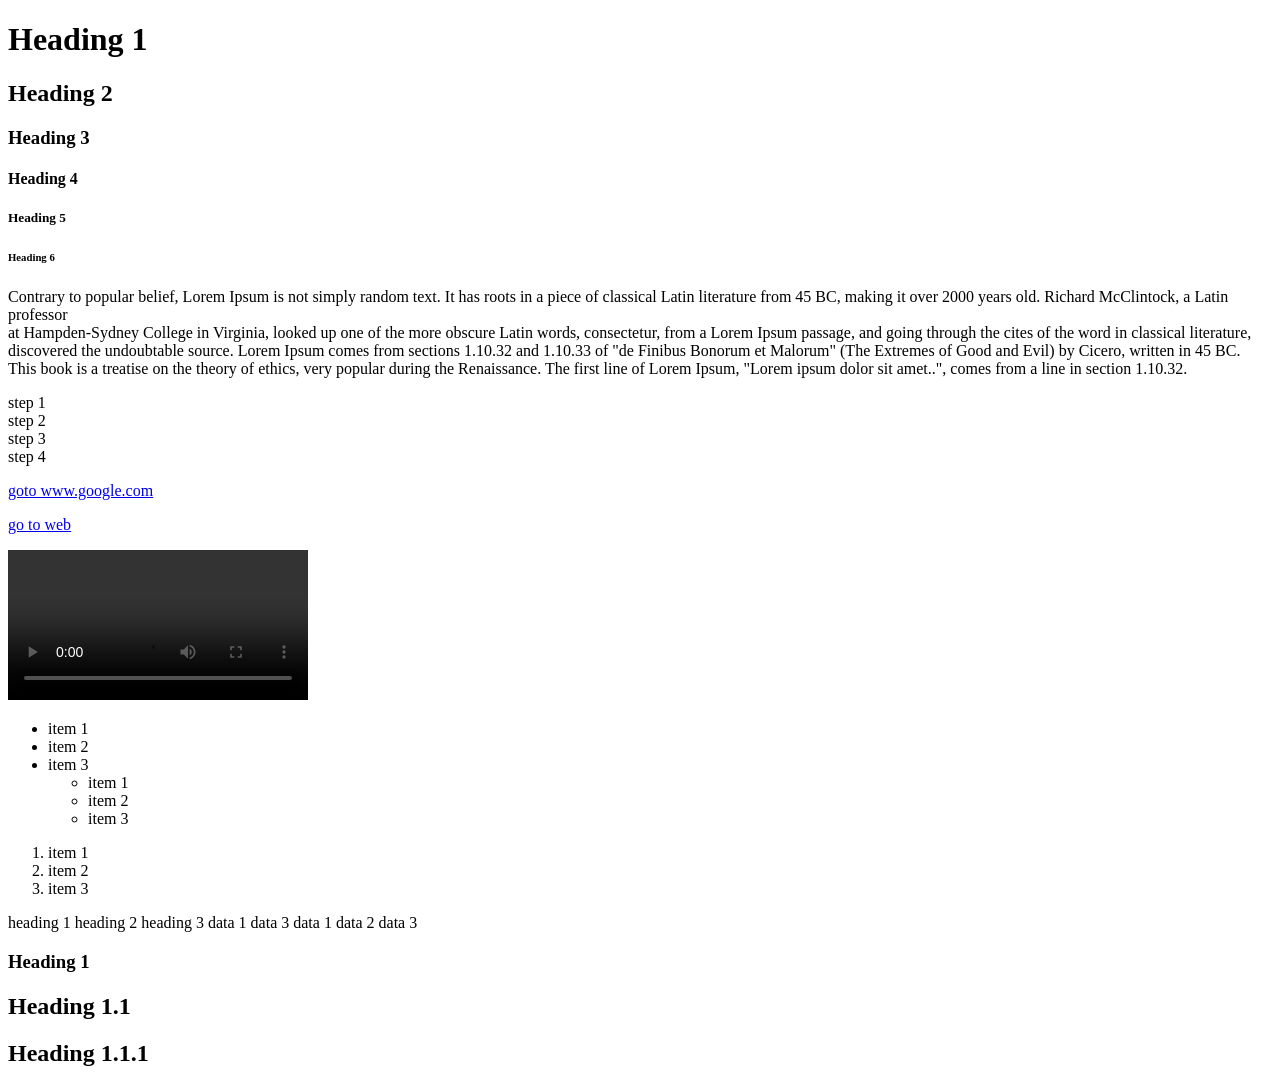
<file: index.html>
<!doctype html>
<html lang="en">
  <head>
    <meta charset="UTF-8" />
    <meta name="viewport" content="width=device-width, initial-scale=1.0" />
    <title>My web page</title>
  </head>
  <body>
    <h1>Heading 1</h1>
    <h2>Heading 2</h2>
    <h3>Heading 3</h3>
    <h4>Heading 4</h4>
    <h5>Heading 5</h5>
    <h6>Heading 6</h6>
    <p>
        Contrary to popular belief, Lorem Ipsum is not simply random text. It has roots in a piece of classical Latin literature from 45 BC, making it over 2000 years old. Richard McClintock, a Latin professor <br>
        at Hampden-Sydney College in Virginia, looked up one of the more obscure Latin words, consectetur, from a Lorem Ipsum passage, and going through the cites of the word in classical literature, discovered the undoubtable source. Lorem Ipsum comes from sections 1.10.32 and 1.10.33 of "de Finibus Bonorum et Malorum" (The Extremes of Good and Evil) by Cicero, written in 45 BC. This book is a treatise on the theory of ethics, very popular during the Renaissance. The first line of Lorem Ipsum, "Lorem ipsum dolor sit amet..", comes from a line in section 1.10.32.
    </p>

    <p><!-- The standard chunk of Lorem Ipsum used since 1966 is reproduced below for those interested. Sections 1.10.32 and 1.10.33 from "de Finibus Bonorum et Malorum" by Cicero are also reproduced in their exact original form, accompanied by English versions from the 1914 translation by H. Rackham. --></p>

    <p> 
        step 1 <br>
        step 2 <br>
        step 3 <br>
        step 4 <br>
    </p>

   <p>
    <a href="https://www.google.com" target="_blank">
        goto www.google.com
    </a>
   </p>
    <a href="/web.html">go to web</a>

    <p>
        <a href=""></a>
    </p>

    <video src="" controls>
        <source src="" 
        type="video/mp4">
    </video>    

    <ul>
        <li>item 1</li>
        <li>item 2</li>
        <li>item 3</li>
        <ul>
            <li>item 1</li>
            <li>item 2</li>
            <li>item 3</li>
        </ul>
    </ul>

    <ol>
        <li>item 1</li>
        <li>item 2</li>
        <li>item 3</li>
    </ol>

    <section>
        <tr>
            <th>heading 1</th>
            <th>heading 2</th>
            <th>heading 3</th>
        </tr>
        <tr>
            <td>data 1</td>
            <td></td>
            <td>data 3</td>
        </tr>
        <tr>
            <td>data 1</td>
            <td>data 2</td>
            <td>data 3</td>
        </tr>


    <section>
        <h1>Heading 1</h1>
        <section>
            <h2>Heading 1.1</h2>
            <section>
                <h2>Heading 1.1.1</h2>
                </section>
            </section>
        </section>
  </body>
</html>
</file>
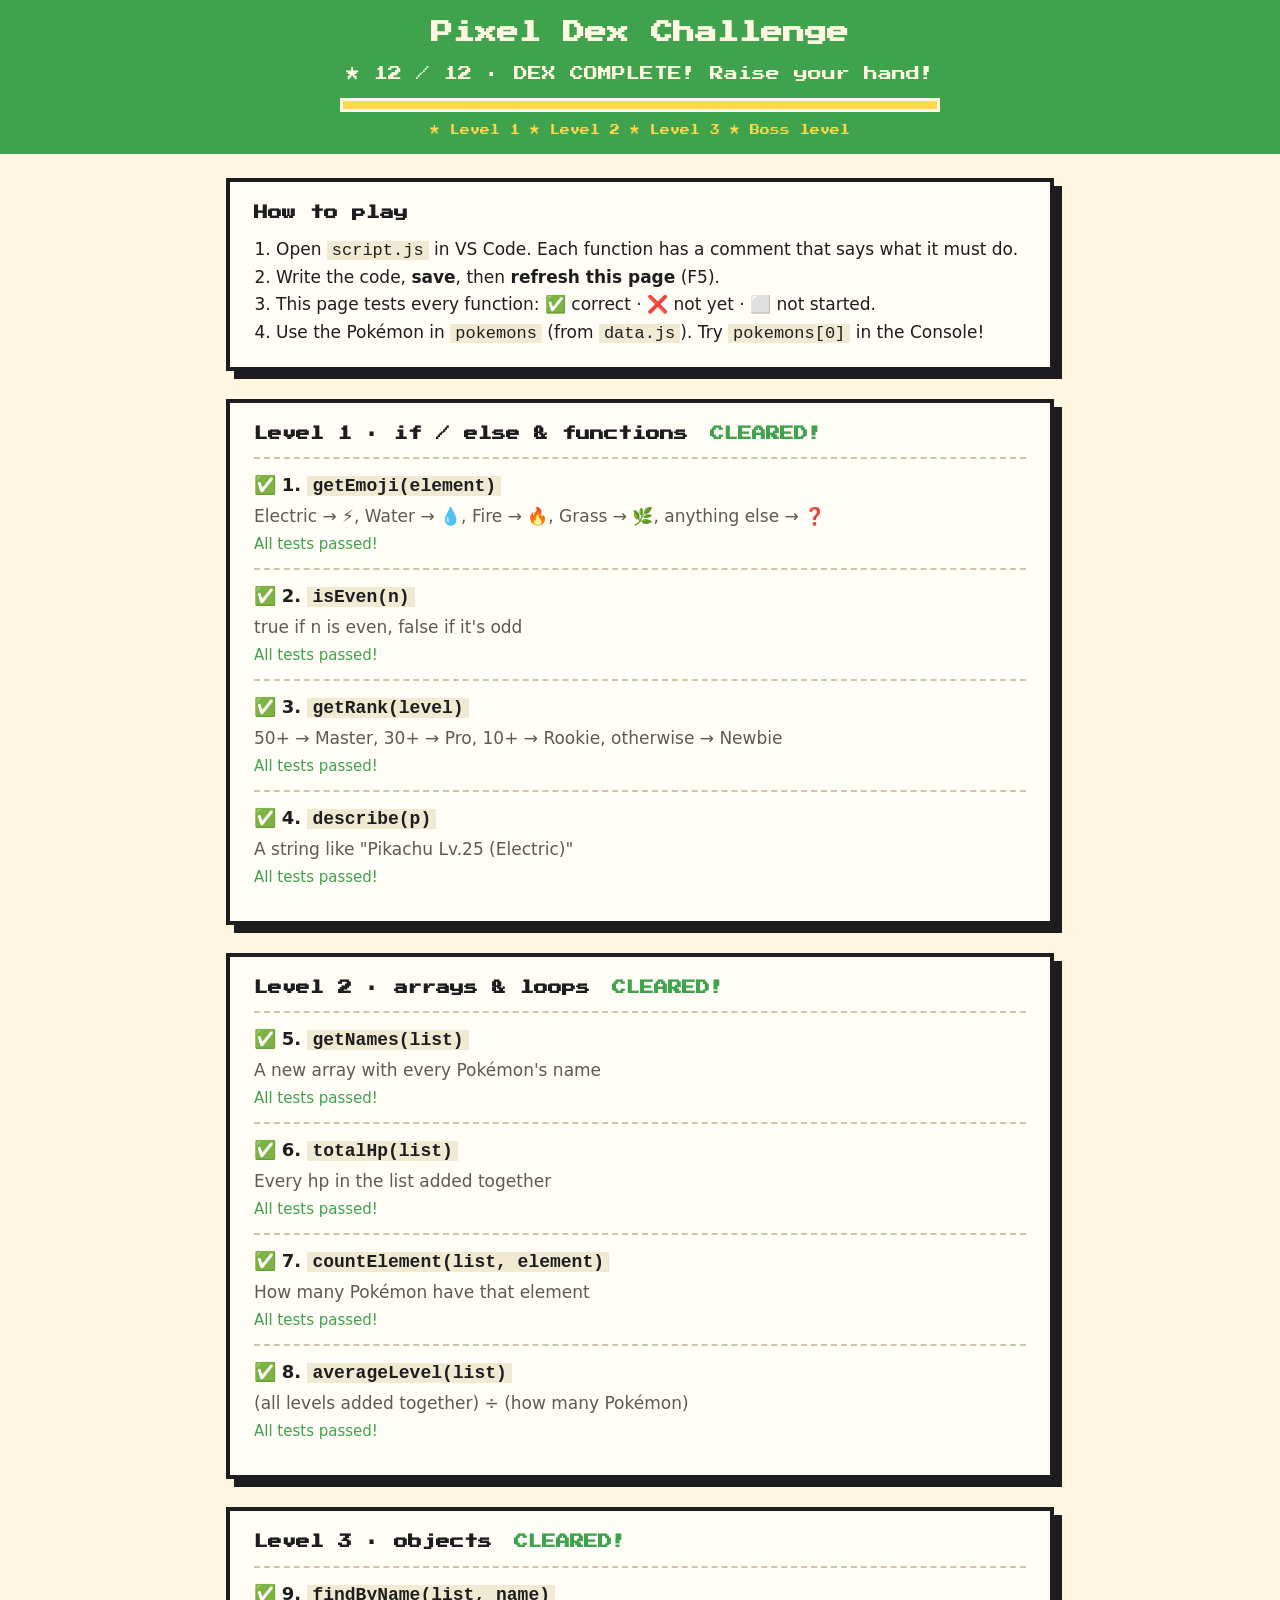
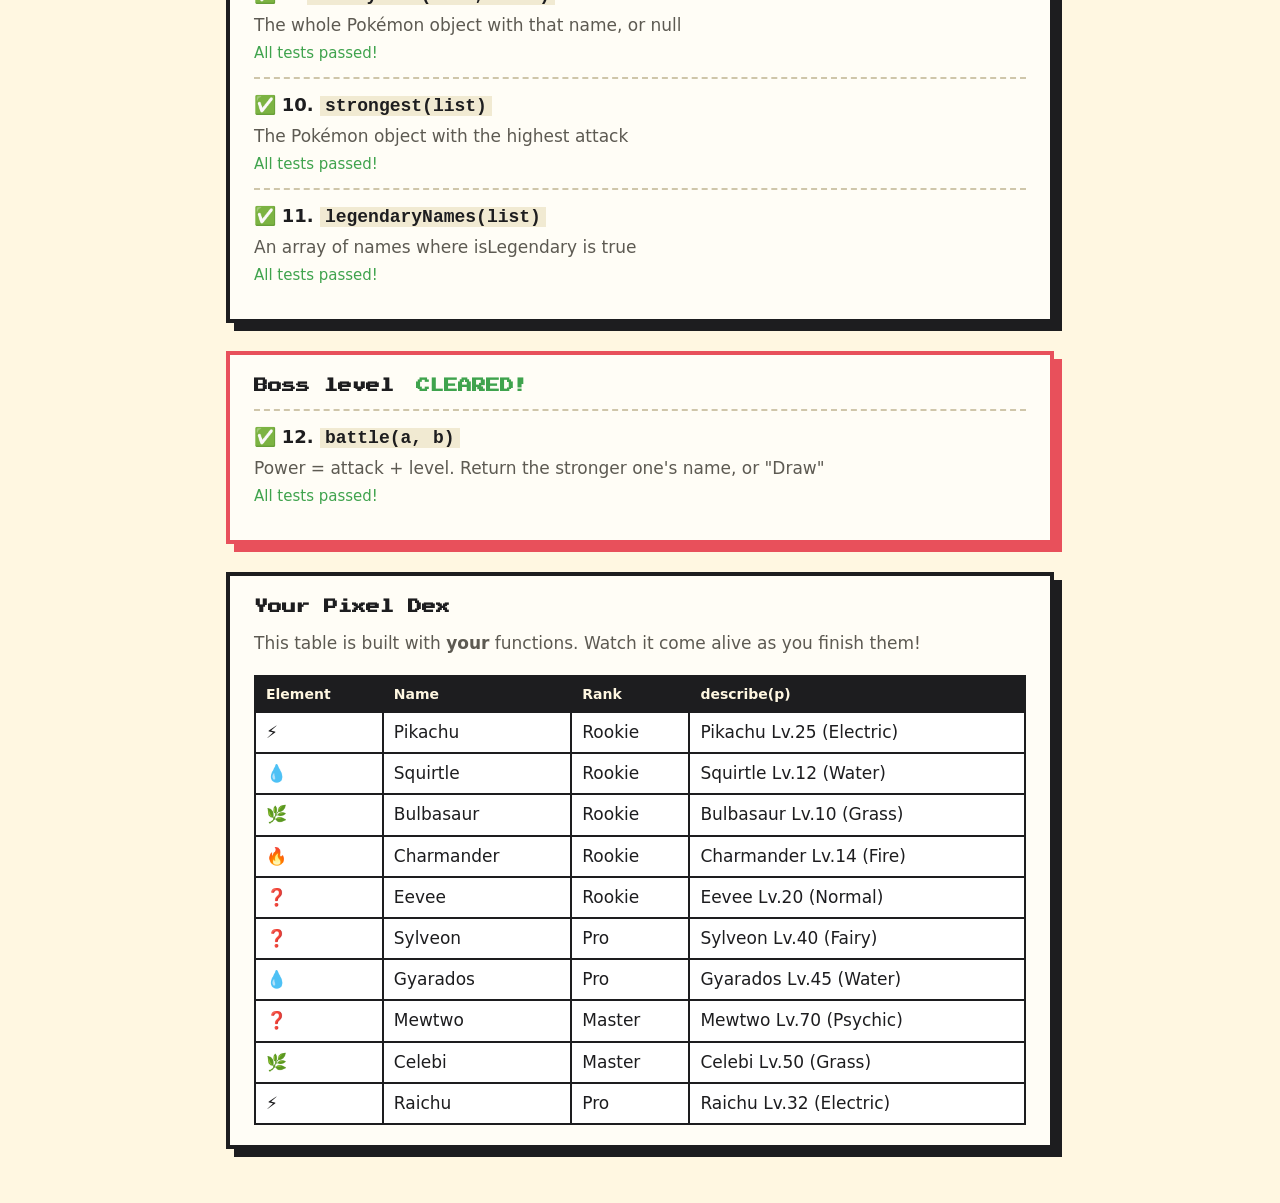
<file: Activity2-PixelDex/solution/index.html>
<!DOCTYPE html>
<html lang="en">
<head>
  <meta charset="UTF-8">
  <meta name="viewport" content="width=device-width, initial-scale=1.0">
  <title>Pixel Dex Challenge</title>
  <link rel="preconnect" href="https://fonts.googleapis.com">
  <link rel="stylesheet" href="https://fonts.googleapis.com/css2?family=Press+Start+2P&display=swap">
  <link rel="stylesheet" href="style.css">
</head>
<body>
  <header class="top">
    <h1>Pixel Dex Challenge</h1>
    <p class="score"><span id="score">★ 0 / 12</span></p>
    <div class="progress"><div id="progress-bar"></div></div>
    <p class="levels" id="levels"></p>
  </header>

  <main>
    <section class="panel how">
      <h2>How to play</h2>
      <ol>
        <li>Open <code>script.js</code> in VS Code. Each function has a comment that says what it must do.</li>
        <li>Write the code, <b>save</b>, then <b>refresh this page</b> (F5).</li>
        <li>This page tests every function: ✅ correct · ❌ not yet · ⬜ not started.</li>
        <li>Use the Pokémon in <code>pokemons</code> (from <code>data.js</code>). Try <code>pokemons[0]</code> in the Console!</li>
      </ol>
    </section>

    <p id="error-banner" class="error-banner hidden"></p>

    <section id="tasks"></section>

    <section class="panel">
      <h2>Your Pixel Dex</h2>
      <p class="note">This table is built with <b>your</b> functions. Watch it come alive as you finish them!</p>
      <div class="table-wrap">
        <table id="dex">
          <thead><tr><th>Element</th><th>Name</th><th>Rank</th><th>describe(p)</th></tr></thead>
          <tbody></tbody>
        </table>
      </div>
    </section>
  </main>

  <script>
    window.__errors = [];
    window.addEventListener("error", (e) => window.__errors.push(e.message));
  </script>
  <script src="data.js"></script>
  <script src="script.js"></script>
  <script src="grader.js"></script>
</body>
</html>
</file>
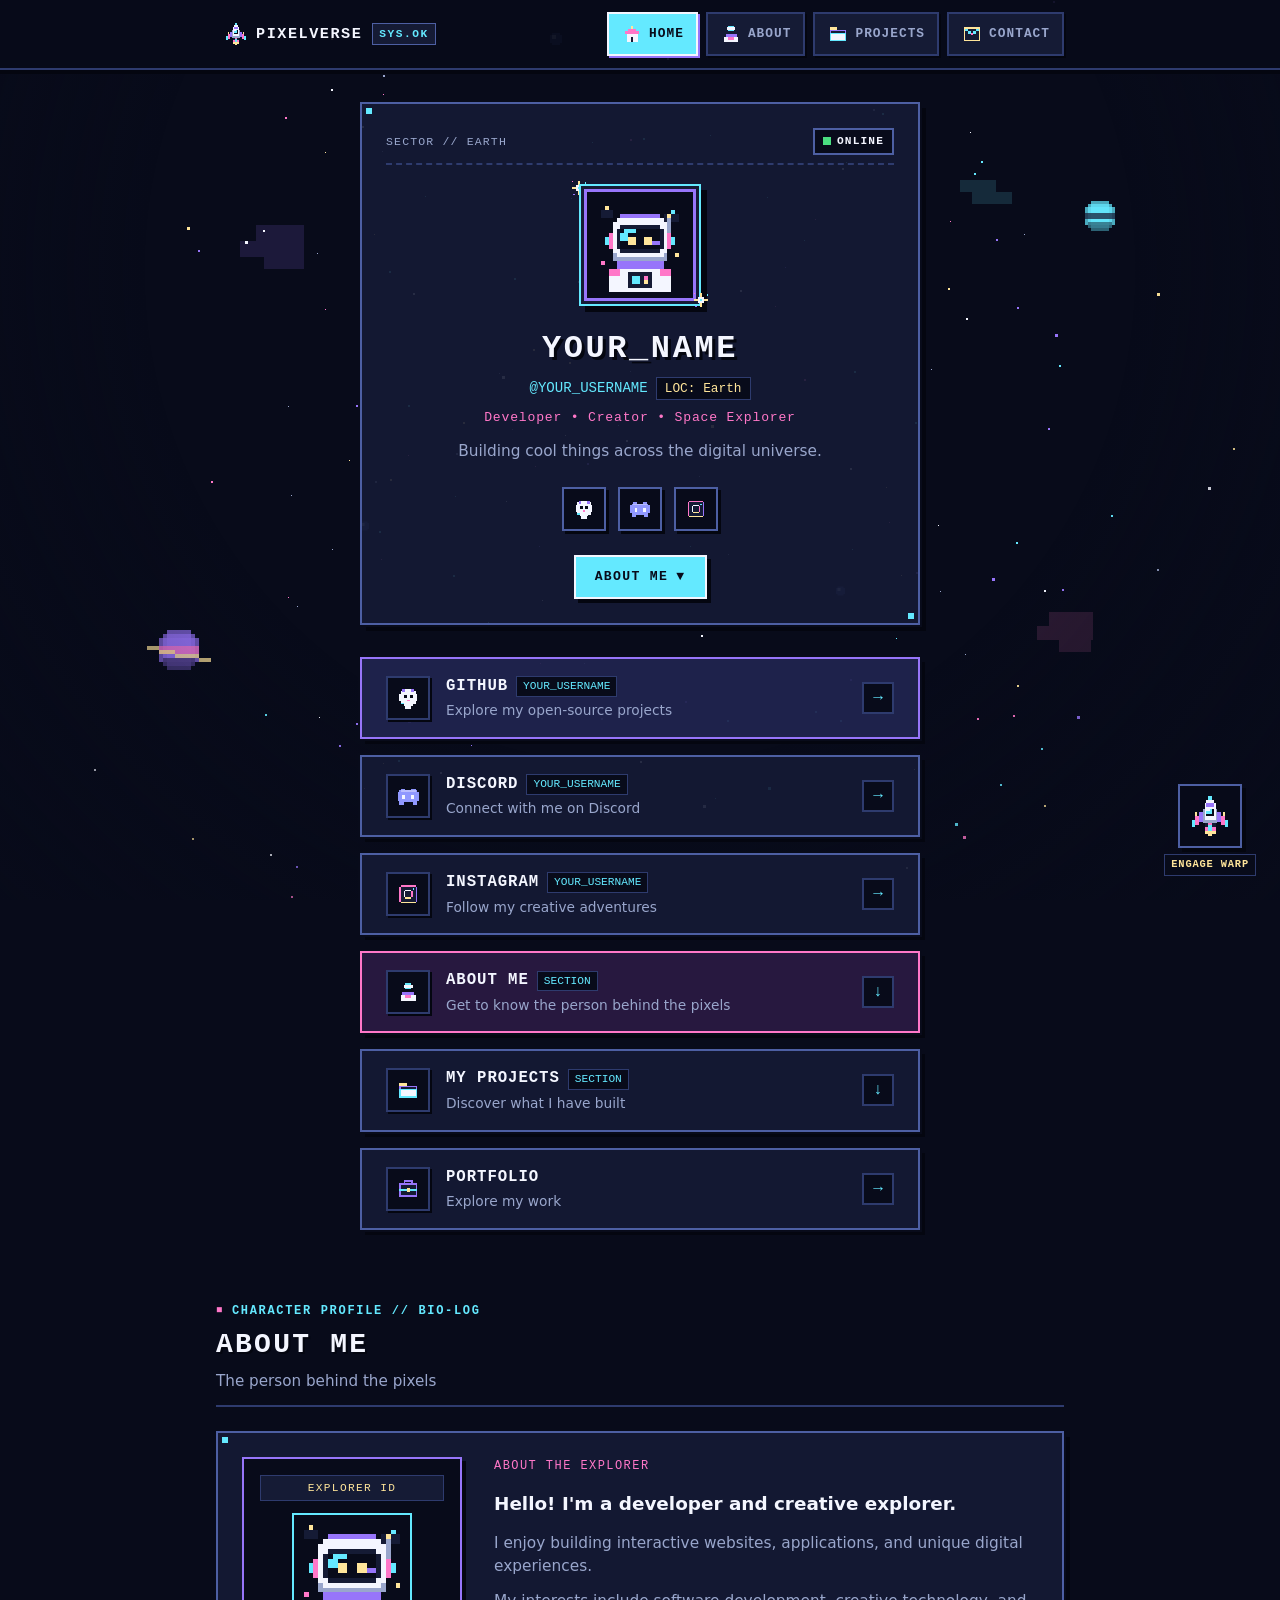
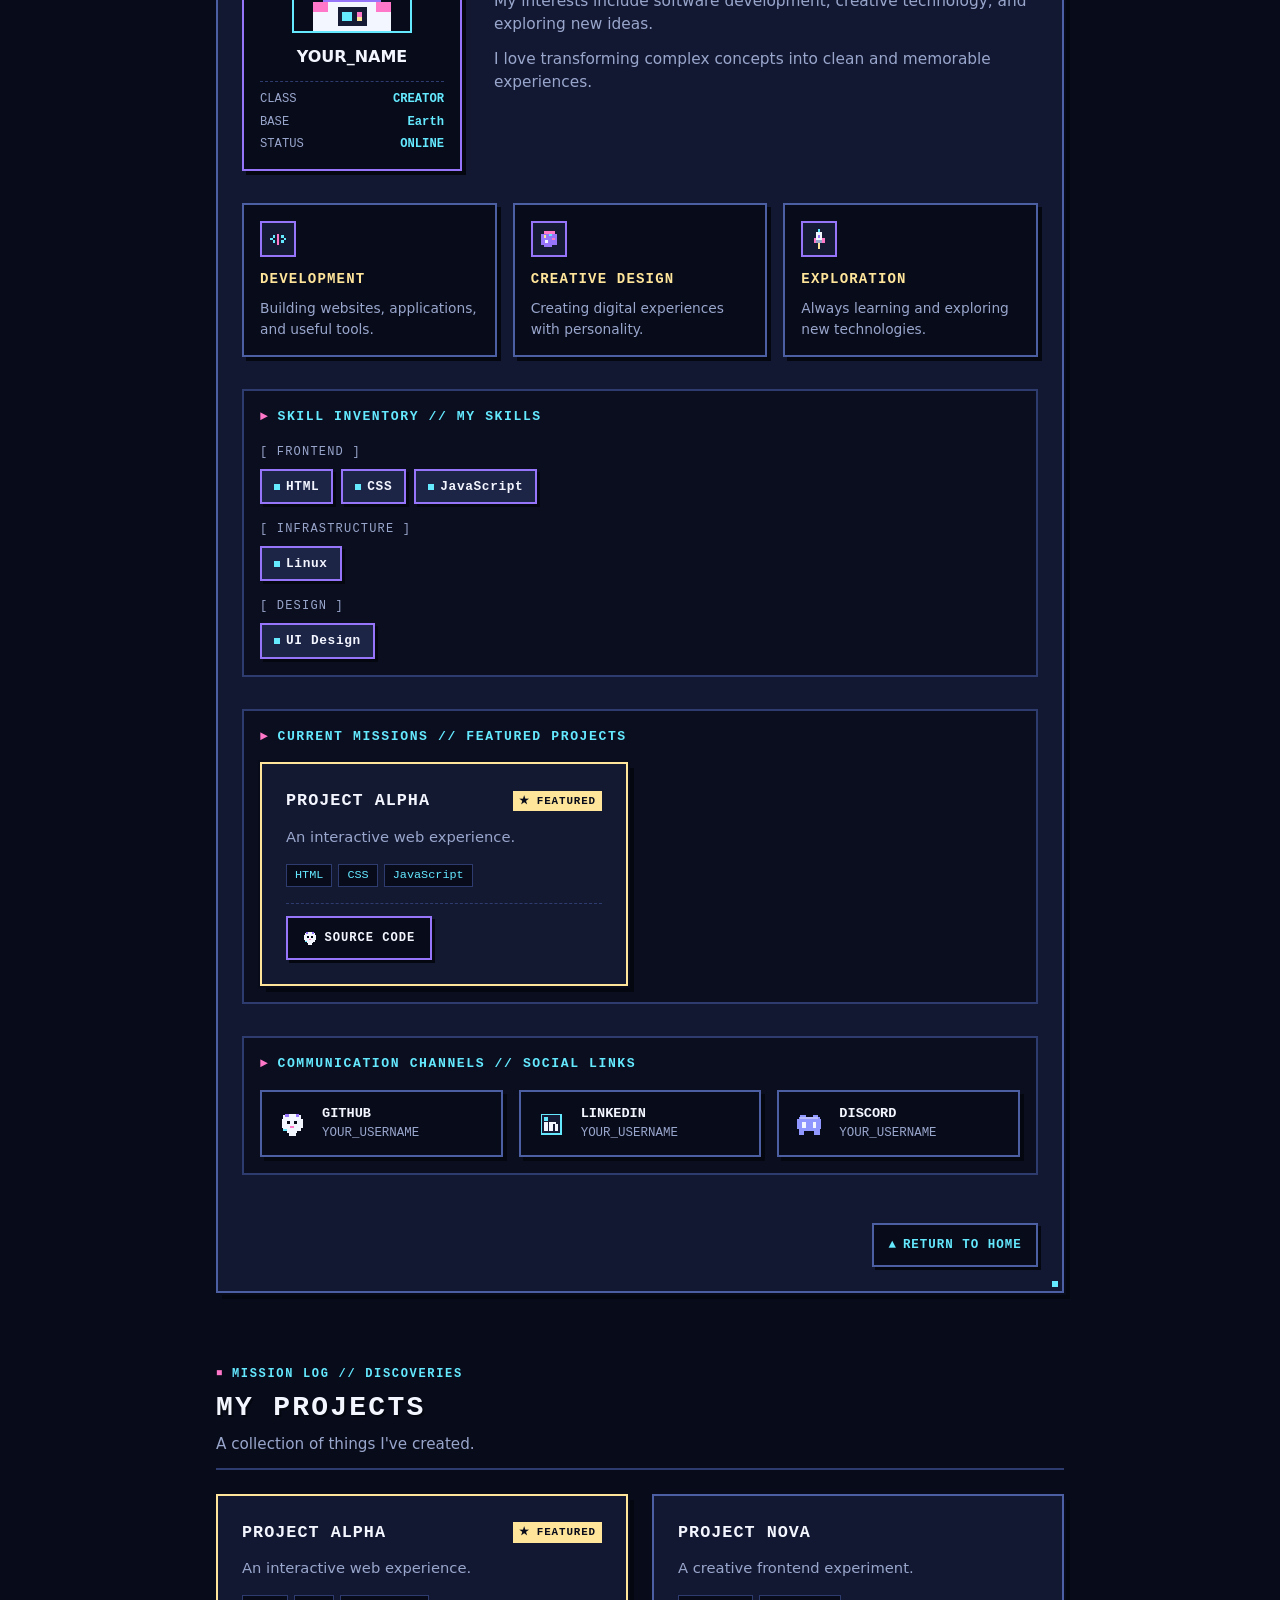
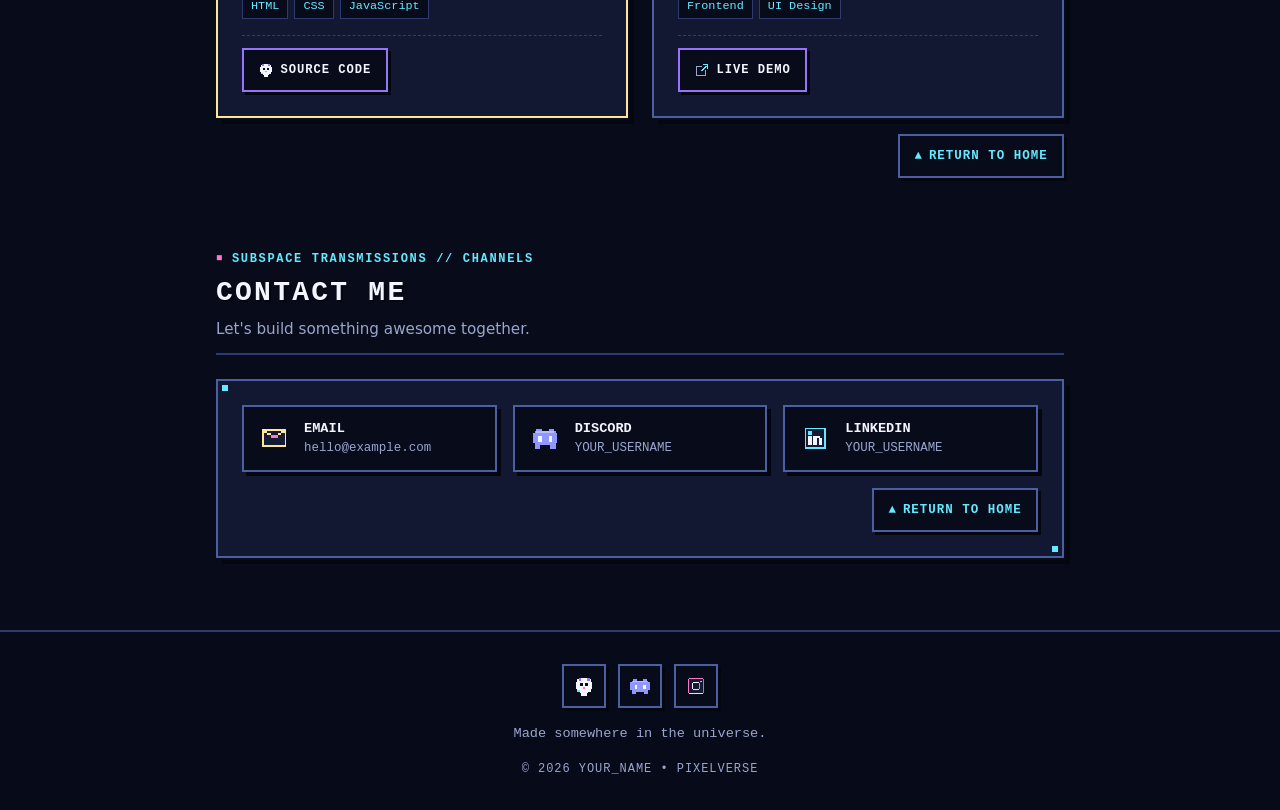
<file: day3/WebTemplate/index.html>
<!DOCTYPE html>
<html lang="en">
<head>
  <meta charset="UTF-8">
  <meta name="viewport" content="width=device-width, initial-scale=1.0">
  <title>Pixelverse | Personal Link Hub &amp; Space Adventure</title>
  <meta name="description" content="Personal links, projects, and adventures across the universe.">
  <meta name="theme-color" content="#080B1A">

  <!-- Canonical URL Placeholder (Synchronize with your production domain) -->
  <link rel="canonical" href="https://example.com/">

  <!-- Open Graph Metadata (Static crawler fallback; synchronize with data/site.json on deploy) -->
  <meta property="og:type" content="website">
  <meta property="og:site_name" content="Pixelverse">
  <meta property="og:title" content="Pixelverse | Personal Link Hub &amp; Space Adventure">
  <meta property="og:description" content="Personal links, projects, and adventures across the universe.">
  <meta property="og:url" content="https://example.com/">
  <meta property="og:image" content="./assets/avatar/profile.svg">

  <!-- Twitter / X Card Metadata -->
  <meta name="twitter:card" content="summary">
  <meta name="twitter:title" content="Pixelverse | Personal Link Hub &amp; Space Adventure">
  <meta name="twitter:description" content="Personal links, projects, and adventures across the universe.">
  <meta name="twitter:image" content="./assets/avatar/profile.svg">

  <!-- Favicon -->
  <link rel="icon" type="image/svg+xml" href="./favicon.svg">

  <!-- Stylesheets -->
  <link rel="stylesheet" href="./css/reset.css">
  <link rel="stylesheet" href="./css/variables.css">
  <link rel="stylesheet" href="./css/main.css">
  <link rel="stylesheet" href="./css/components.css">
  <link rel="stylesheet" href="./css/animations.css">
  <link rel="stylesheet" href="./css/responsive.css">
</head>
<body>
  <!-- Keyboard Accessibility Skip Link -->
  <a class="skip-link" href="#main-content">SKIP TO MAIN CONTENT</a>

  <!-- Decorative Procedural Pixel-Art Spaceflight Canvas (Excluded from Accessibility Tree) -->
  <canvas id="spaceflight-canvas" aria-hidden="true"></canvas>
  <div class="cosmic-vignette" aria-hidden="true"></div>

  <!-- Application Shell (Populated 100% dynamically from data/site.json) -->
  <div class="app-shell">
    <header id="hud-header" class="hud-header"></header>

    <main id="main-content" class="main-content" tabindex="-1">
      <noscript>
        <section class="pixel-panel error-console" role="alert">
          <p class="error-console__code">SYS // JS_REQUIRED</p>
          <h1 class="error-console__title">JAVASCRIPT REQUIRED FOR PIXELVERSE</h1>
          <p class="error-console__msg">
            Pixelverse loads its profile, social network links, and spaceflight environment dynamically from <code>data/site.json</code>. Please enable JavaScript to explore the universe.
          </p>
        </section>
      </noscript>
    </main>

    <!-- Interactive Pixel-Art Spaceship Companion -->
    <aside id="spaceship-dock" class="spaceship-dock" aria-label="Spacecraft controls"></aside>

    <footer id="site-footer" class="site-footer"></footer>
  </div>

  <!-- Vanilla ES6 Module Entry Point -->
  <script type="module" src="./js/main.js"></script>
</body>
</html>
</file>
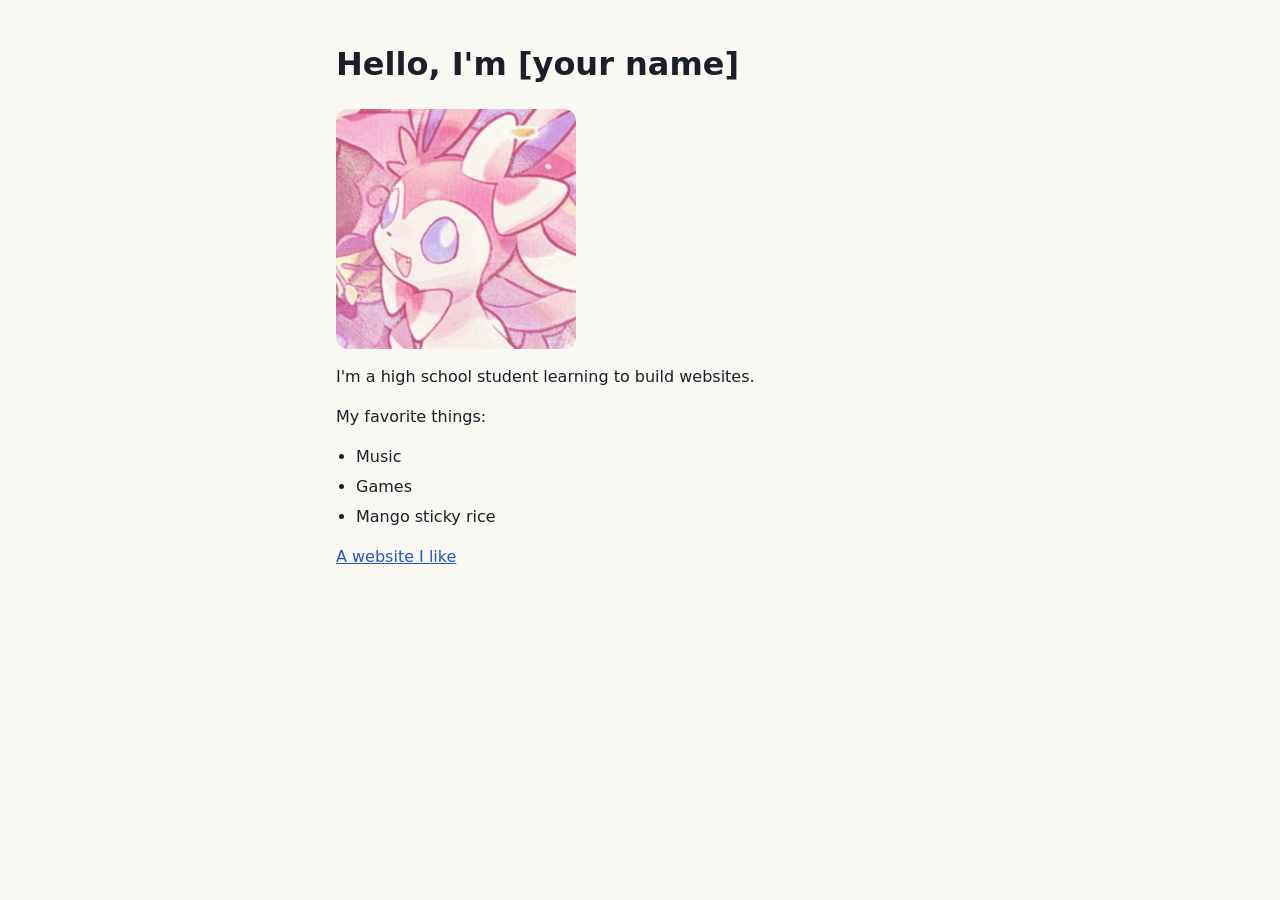
<file: day3/Part3/Starter1/index.html>
<!DOCTYPE html>
<html lang="en">
<head>
  <meta charset="UTF-8">
  <meta name="viewport" content="width=device-width, initial-scale=1.0">
  <title>My Profile</title>
  <link rel="stylesheet" href="style.css">
</head>
<body>
  <h1 id="title">Hello, I'm [your name]</h1>
  <img id="photo" src="avatar-1.jpg" alt="My photo">

  <p class="intro">I'm a high school student learning to build websites.</p>

  <p>My favorite things:</p>
  <ul>
    <li>Music</li>
    <li>Games</li>
    <li>Mango sticky rice</li>
  </ul>

  <a id="link" href="https://silverpalace.elementagames.com/en-us/">A website I like</a>

  <script src="script.js"></script>
</body>
</html>
</file>
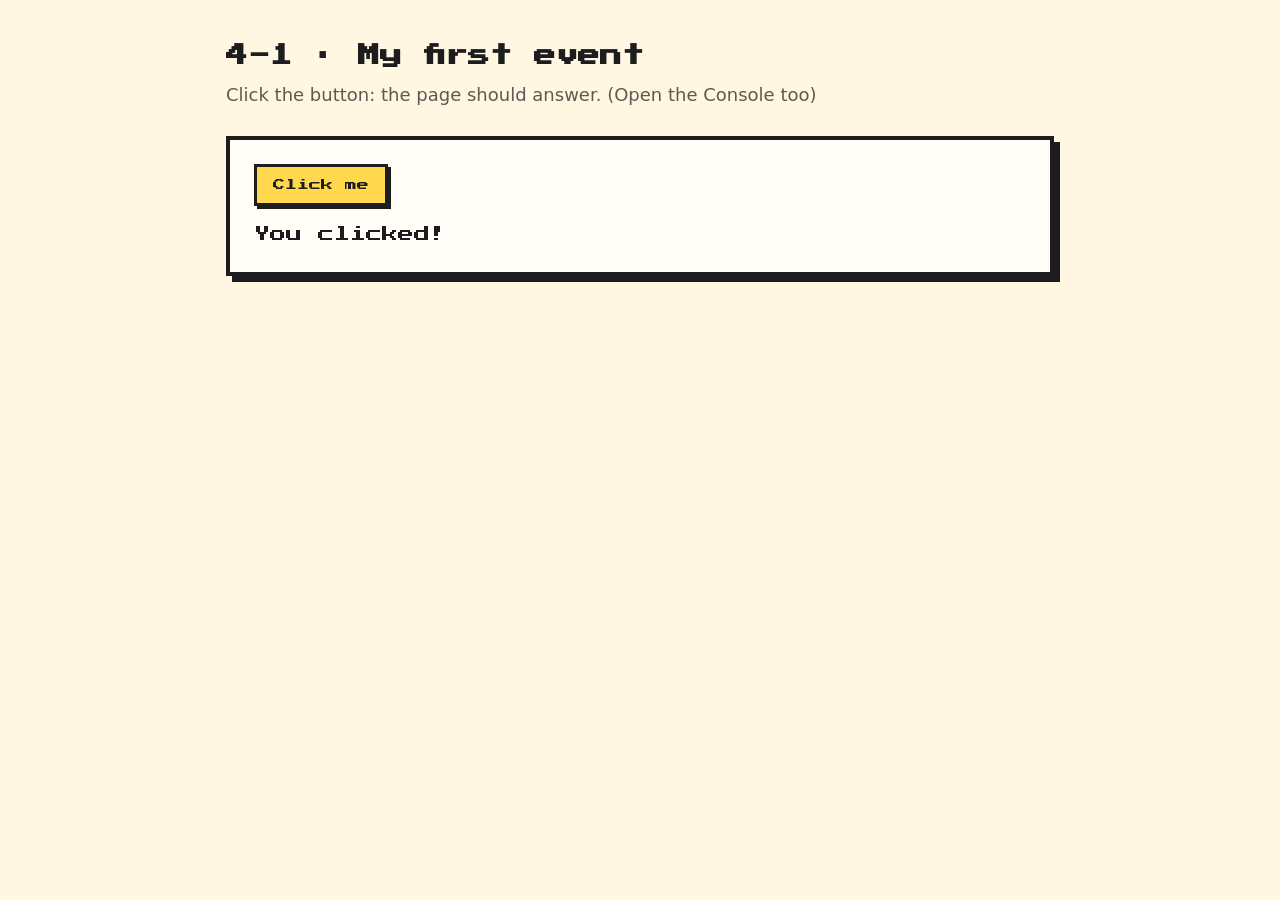
<file: day3/Part4/Starter4-1/index.html>
<!DOCTYPE html>
<html lang="en">
<head>
  <meta charset="UTF-8">
  <meta name="viewport" content="width=device-width, initial-scale=1.0">
  <title>4-1 · My first event</title>
  <link rel="stylesheet" href="https://fonts.googleapis.com/css2?family=Press+Start+2P&display=swap">
  <link rel="stylesheet" href="./part4.css">
</head>
<body>
  <main>
    <h1>4-1 · My first event</h1>
    <p class="lead">Click the button: the page should answer. (Open the Console too)</p>

    <div class="panel">
      <button id="btn">Click me</button>
      <p id="msg" class="big">Waiting for a click…</p>
    </div>
  </main>

  <script src="script.js"></script>
</body>
</html>
</file>
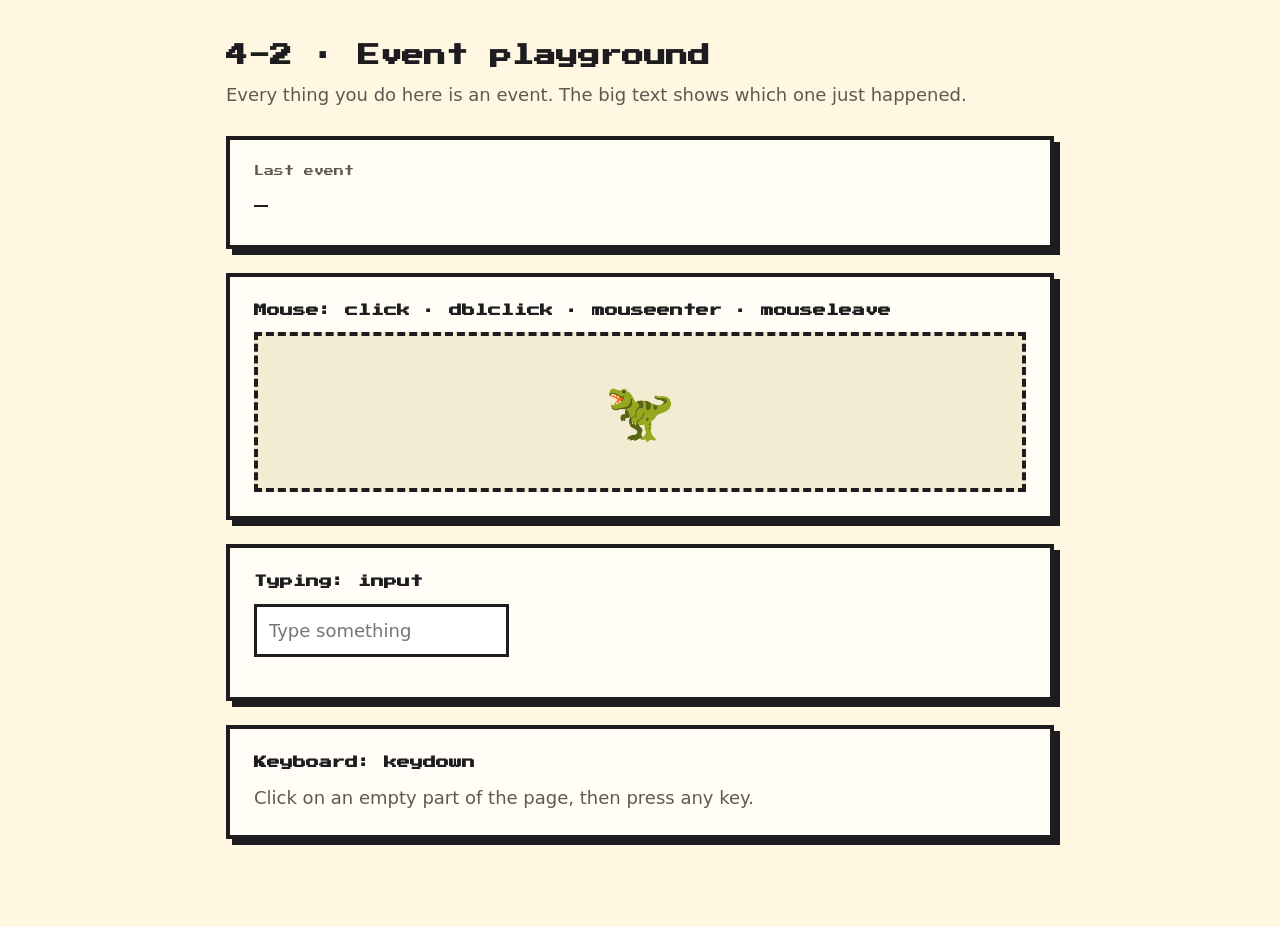
<file: day3/Part4/Starter4-2/index.html>
<!DOCTYPE html>
<html lang="en">
<head>
  <meta charset="UTF-8">
  <meta name="viewport" content="width=device-width, initial-scale=1.0">
  <title>4-2 · Event playground</title>
  <link rel="stylesheet" href="https://fonts.googleapis.com/css2?family=Press+Start+2P&display=swap">
  <link rel="stylesheet" href="./part4.css">
</head>
<body>
  <main>
    <h1>4-2 · Event playground</h1>
    <p class="lead">Every thing you do here is an event. The big text shows which one just happened.</p>

    <div class="panel">
      <p class="label">Last event</p>
      <p id="event-name" class="big">–</p>
    </div>

    <div class="panel">
      <h2 style="margin-top:0">Mouse: click · dblclick · mouseenter · mouseleave</h2>
      <div id="pad" class="pad">🦖</div>
    </div>

    <div class="panel">
      <h2 style="margin-top:0">Typing: input</h2>
      <input id="text" placeholder="Type something" autocomplete="off">
      <p id="preview" class="big"></p>
    </div>

    <div class="panel">
      <h2 style="margin-top:0">Keyboard: keydown</h2>
      <p class="muted" style="margin:0">Click on an empty part of the page, then press any key.</p>
    </div>
  </main>

  <script src="script.js"></script>
</body>
</html>
</file>
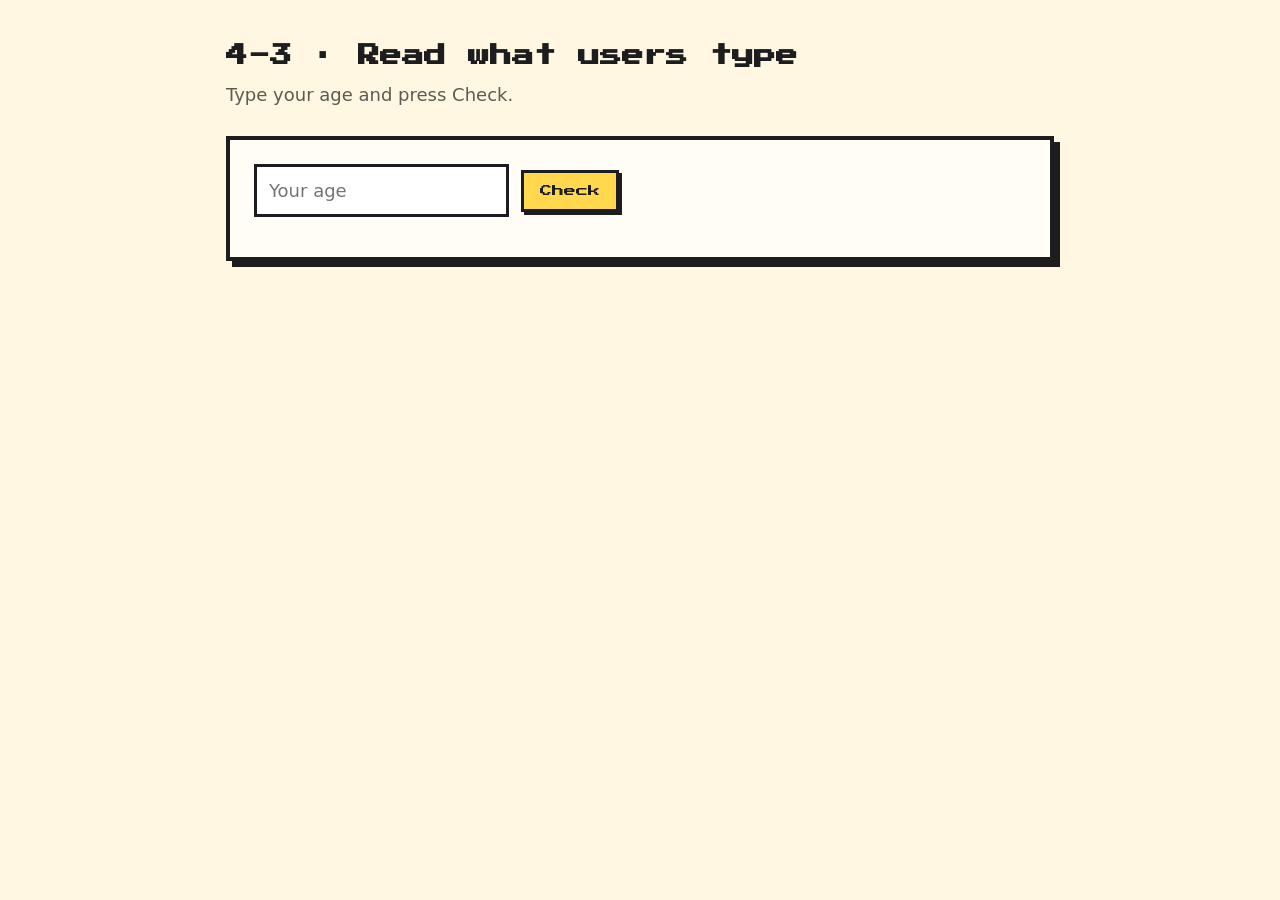
<file: day3/Part4/Starter4-3/index.html>
<!DOCTYPE html>
<html lang="en">
<head>
  <meta charset="UTF-8">
  <meta name="viewport" content="width=device-width, initial-scale=1.0">
  <title>4-3 · Read what users type</title>
  <link rel="stylesheet" href="https://fonts.googleapis.com/css2?family=Press+Start+2P&display=swap">
  <link rel="stylesheet" href="./part4.css">
</head>
<body>
  <main>
    <h1>4-3 · Read what users type</h1>
    <p class="lead">Type your age and press Check.</p>

    <div class="panel">
      <div class="row">
        <input id="age" type="number" placeholder="Your age">
        <button id="btn">Check</button>
      </div>
      <p id="result" class="big"></p>
    </div>
  </main>

  <script src="script.js"></script>
</body>
</html>
</file>
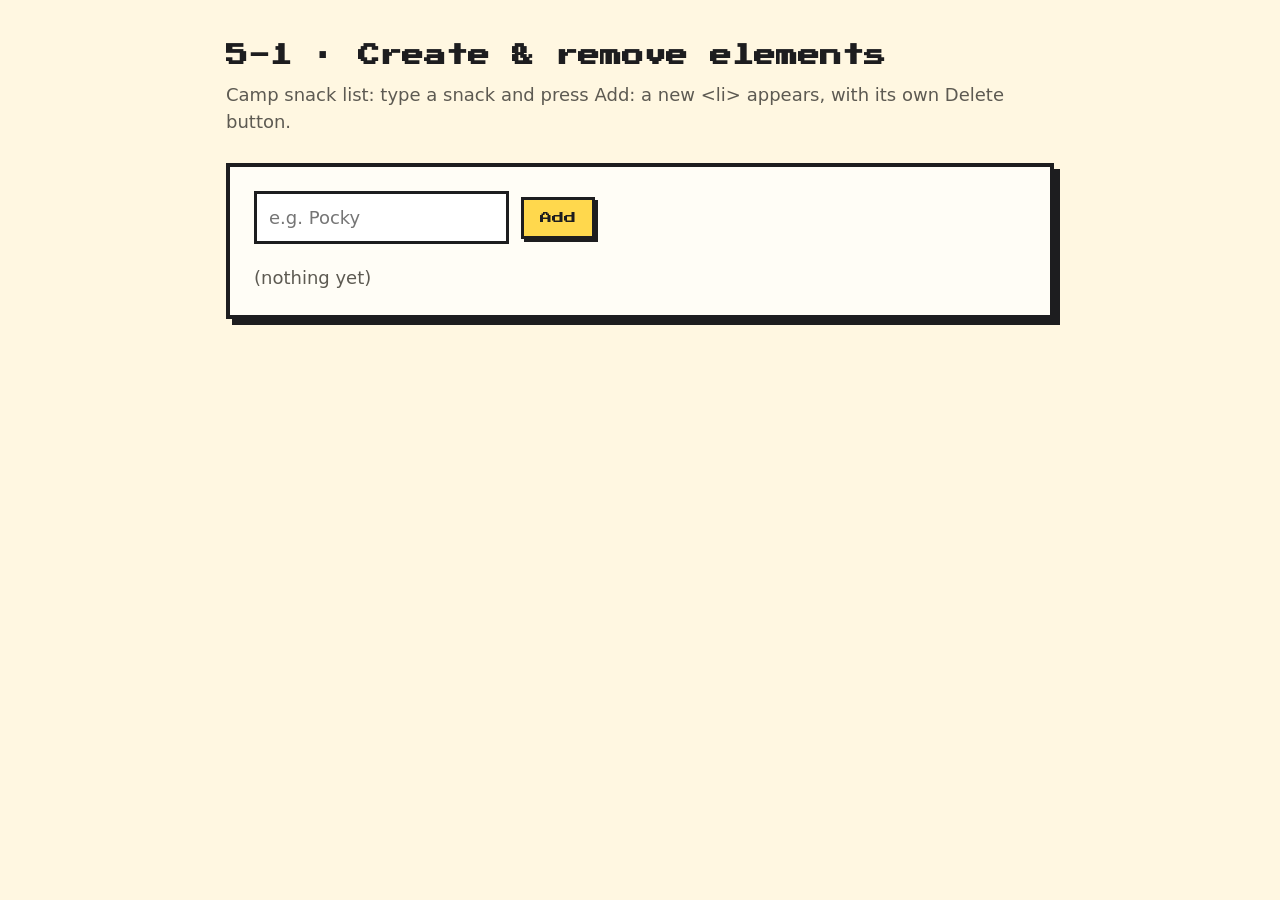
<file: day3/Part5/Starter5-1/index.html>
<!DOCTYPE html>
<html lang="en">
<head>
  <meta charset="UTF-8">
  <meta name="viewport" content="width=device-width, initial-scale=1.0">
  <title>5-1 · Create &amp; remove elements</title>
  <link rel="stylesheet" href="https://fonts.googleapis.com/css2?family=Press+Start+2P&display=swap">
  <link rel="stylesheet" href="./part5.css">
</head>
<body>
  <main>
    <h1>5-1 · Create &amp; remove elements</h1>
    <p class="lead">Camp snack list: type a snack and press Add: a new &lt;li&gt; appears, with its own Delete button.</p>

    <div class="panel">
      <div class="row">
        <input id="item" placeholder="e.g. Pocky" autocomplete="off">
        <button id="add">Add</button>
      </div>
      <ul id="list" class="list"></ul>
    </div>
  </main>

  <script src="script.js"></script>
</body>
</html>
</file>
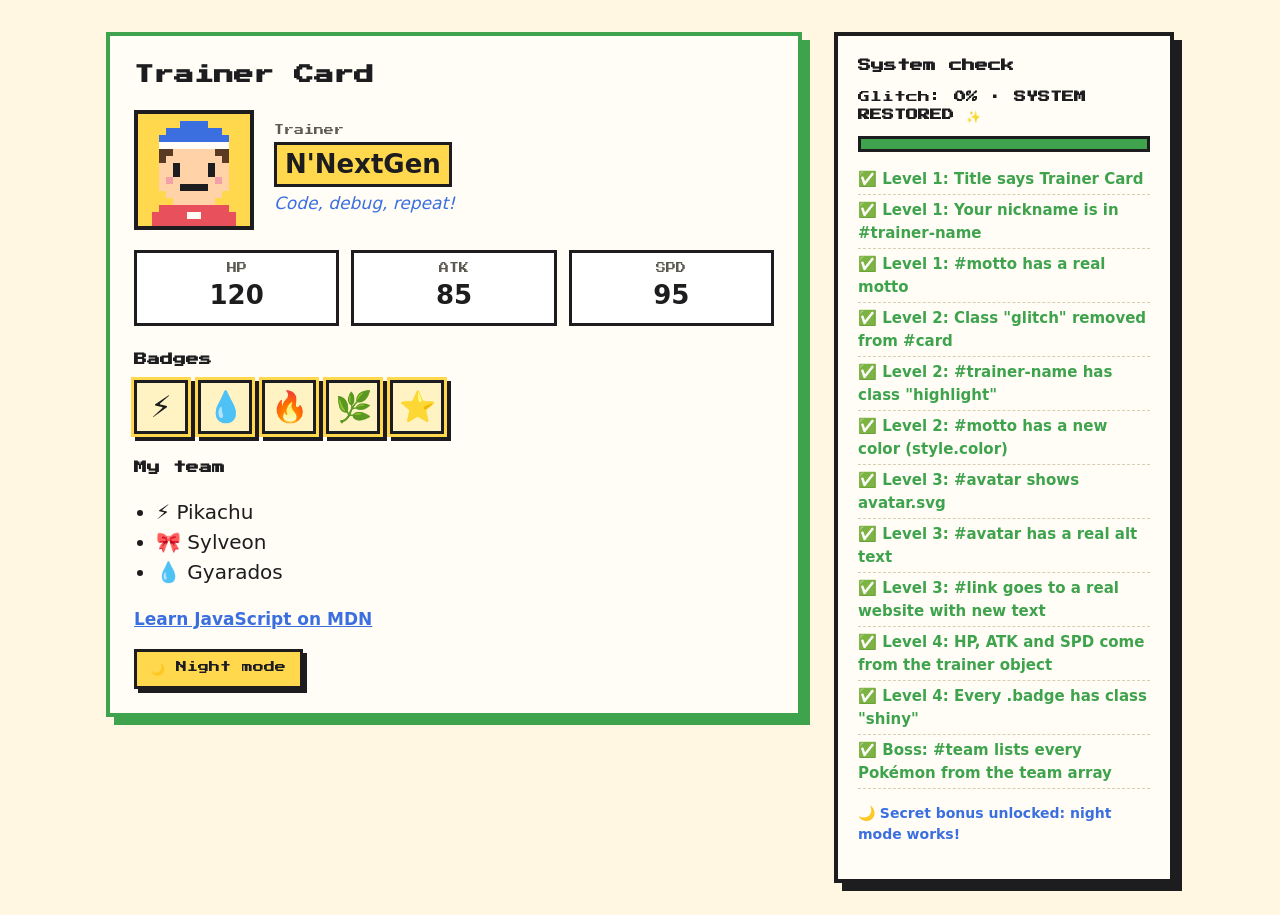
<file: day3/Part3/Activity3-FixtheGlitch/solution/index.html>
<!DOCTYPE html>
<html lang="en">
<head>
  <meta charset="UTF-8">
  <meta name="viewport" content="width=device-width, initial-scale=1.0">
  <title>Fix the Glitched Page</title>
  <link rel="preconnect" href="https://fonts.googleapis.com">
  <link rel="stylesheet" href="https://fonts.googleapis.com/css2?family=Press+Start+2P&display=swap">
  <link rel="stylesheet" href="style.css">
</head>
<body>
  <div class="layout">
    <main id="card" class="card glitch">
      <h1 id="title">ERR0R: TR4INER N0T F0UND</h1>

      <div class="profile">
        <img id="avatar" src="glitch.svg" alt="???">
        <div>
          <p class="label">Trainer</p>
          <p id="trainer-name" class="name">???</p>
          <p id="motto" class="motto">l0ad1ng m0tt0...</p>
        </div>
      </div>

      <div class="stats">
        <div class="stat"><span>HP</span><b id="hp">??</b></div>
        <div class="stat"><span>ATK</span><b id="atk">??</b></div>
        <div class="stat"><span>SPD</span><b id="spd">??</b></div>
      </div>

      <h2>Badges</h2>
      <div class="badges">
        <span class="badge">⚡</span>
        <span class="badge">💧</span>
        <span class="badge">🔥</span>
        <span class="badge">🌿</span>
        <span class="badge">⭐</span>
      </div>

      <h2>My team</h2>
      <ul id="team">
        <li>???</li>
      </ul>

      <p class="link-row"><a id="link" href="#">br0ken l1nk</a></p>
      <button id="night-btn">🌙 Night mode</button>
    </main>

    <aside id="checker" class="checker">
      <h2>System check</h2>
      <p class="meter">Glitch: <b id="glitch-percent">100%</b></p>
      <div class="progress"><div id="progress-bar"></div></div>
      <p id="error-banner" class="error-banner hidden"></p>
      <ol id="missions"></ol>
      <p id="bonus" class="bonus"></p>
    </aside>
  </div>

  <script>
    window.__errors = [];
    window.addEventListener("error", (e) => window.__errors.push(e.message));
  </script>
  <script src="script.js"></script>
  <script src="checker.js"></script>
</body>
</html>
</file>
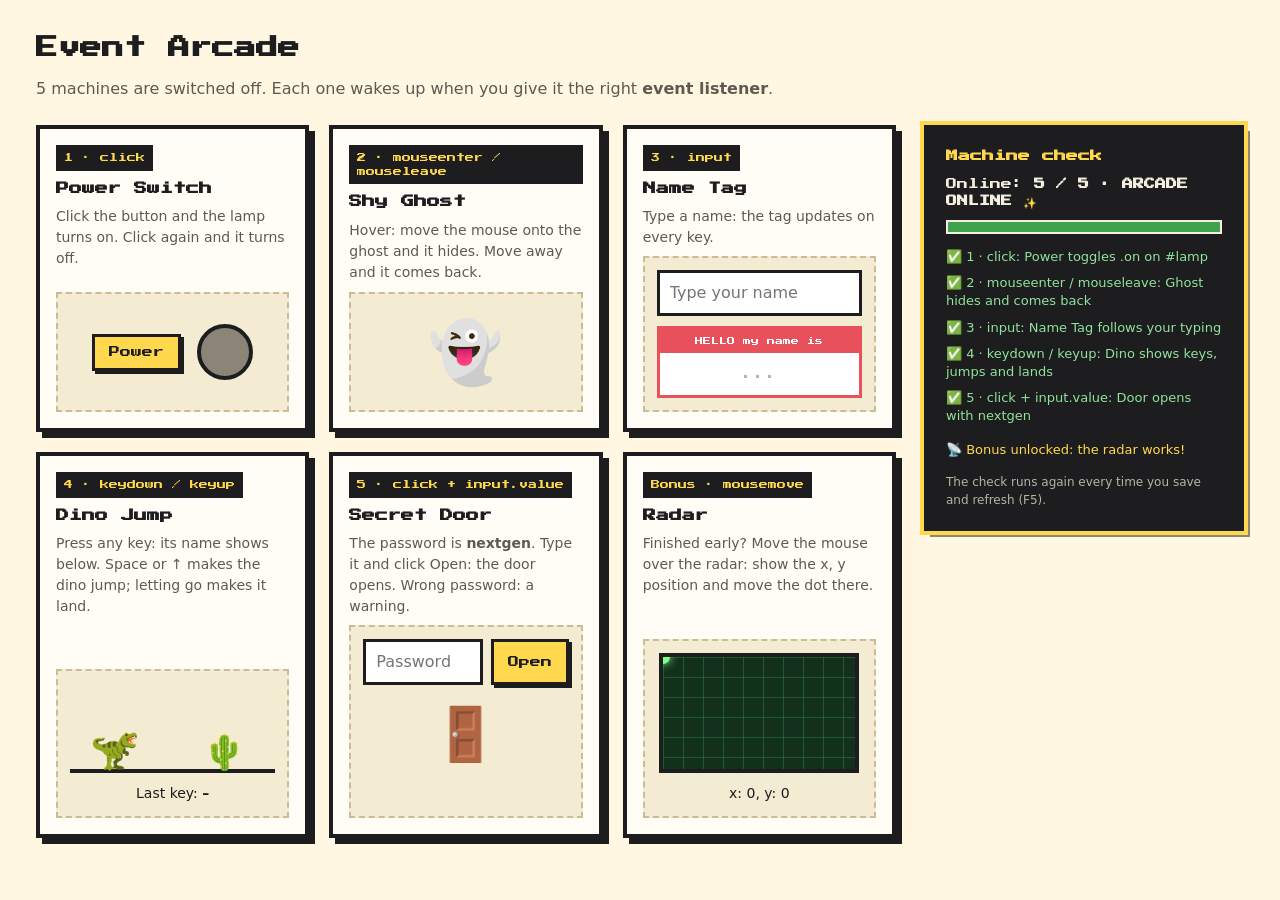
<file: day3/Part4/Activity4-EventArcade/solution/index.html>
<!DOCTYPE html>
<html lang="en">
<head>
  <meta charset="UTF-8">
  <meta name="viewport" content="width=device-width, initial-scale=1.0">
  <title>Event Arcade</title>
  <link rel="preconnect" href="https://fonts.googleapis.com">
  <link rel="stylesheet" href="https://fonts.googleapis.com/css2?family=Press+Start+2P&display=swap">
  <link rel="stylesheet" href="style.css">
</head>
<body>
  <header class="top">
    <h1>Event Arcade</h1>
    <p class="sub">5 machines are switched off. Each one wakes up when you give it the right <b>event listener</b>.</p>
  </header>

  <div class="layout">
    <main class="machines">

      <!-- Machine 1 -->
      <section class="machine">
        <p class="event-tag">1 · click</p>
        <h2>Power Switch</h2>
        <p class="how">Click the button and the lamp turns on. Click again and it turns off.</p>
        <div class="stage">
          <button id="power-btn" class="pixel-btn">Power</button>
          <div id="lamp" class="lamp"></div>
        </div>
      </section>

      <!-- Machine 2 -->
      <section class="machine">
        <p class="event-tag">2 · mouseenter / mouseleave</p>
        <h2>Shy Ghost</h2>
        <p class="how">Hover: move the mouse onto the ghost and it hides. Move away and it comes back.</p>
        <div class="stage">
          <div id="ghost" class="ghost">👻</div>
        </div>
      </section>

      <!-- Machine 3 -->
      <section class="machine">
        <p class="event-tag">3 · input</p>
        <h2>Name Tag</h2>
        <p class="how">Type a name: the tag updates on every key.</p>
        <div class="stage stage-col">
          <input id="name-input" maxlength="12" placeholder="Type your name" autocomplete="off">
          <div class="nametag">
            <p class="nametag-head">HELLO my name is</p>
            <p id="name-preview" class="nametag-name"></p>
          </div>
        </div>
      </section>

      <!-- Machine 4 -->
      <section class="machine">
        <p class="event-tag">4 · keydown / keyup</p>
        <h2>Dino Jump</h2>
        <p class="how">Press any key: its name shows below. Space or ↑ makes the dino jump; letting go makes it land.</p>
        <div class="stage stage-col">
          <div class="track">
            <div id="dino" class="dino">🦖</div>
            <div class="cactus">🌵</div>
          </div>
          <p class="msg">Last key: <b id="last-key">–</b></p>
        </div>
      </section>

      <!-- Machine 5 -->
      <section class="machine">
        <p class="event-tag">5 · click + input.value</p>
        <h2>Secret Door</h2>
        <p class="how">The password is <b>nextgen</b>. Type it and click Open: the door opens. Wrong password: a warning.</p>
        <div class="stage stage-col">
          <div class="door-form">
            <input id="door-input" placeholder="Password" autocomplete="off">
            <button id="door-btn" class="pixel-btn">Open</button>
          </div>
          <div id="door" class="door">🚪</div>
          <p id="door-msg" class="msg"></p>
        </div>
      </section>

      <!-- Bonus -->
      <section class="machine bonus-machine">
        <p class="event-tag">Bonus · mousemove</p>
        <h2>Radar</h2>
        <p class="how">Finished early? Move the mouse over the radar: show the x, y position and move the dot there.</p>
        <div class="stage stage-col">
          <div id="radar" class="radar"><div id="blip" class="blip"></div></div>
          <p id="coords" class="msg">x: 0, y: 0</p>
        </div>
      </section>
    </main>

    <aside class="checker">
      <h2>Machine check</h2>
      <p class="meter">Online: <b id="online">0 / 5</b></p>
      <div class="progress"><div id="progress-bar"></div></div>
      <p id="error-banner" class="error-banner hidden"></p>
      <ol id="missions"></ol>
      <p id="bonus" class="bonus"></p>
      <p class="note">The check runs again every time you save and refresh (F5).</p>
    </aside>
  </div>

  <script>
    window.__errors = [];
    window.addEventListener("error", (e) => window.__errors.push(e.message));
  </script>
  <script src="script.js"></script>
  <script src="checker.js"></script>
</body>
</html>
</file>
<file: Activity2-PixelDex/solution/style.css>
:root {
  --cream: #fff7e1;
  --ink: #1d1d1f;
  --paper: #fffdf6;
  --yellow: #ffd84d;
  --red: #e8505b;
  --green: #3fa34d;
  --blue: #3b6fe0;
  --muted: #5d5a52;
  --pixel: "Press Start 2P", "Courier New", monospace;
}

* { box-sizing: border-box; }

body {
  margin: 0;
  background: var(--cream);
  color: var(--ink);
  font-family: system-ui, "Segoe UI", Tahoma, sans-serif;
  line-height: 1.6;
  font-size: 17px;
}

main { max-width: 860px; margin: 0 auto; padding: 24px 16px 40px; }

h1, h2, .score, .levels { font-family: var(--pixel); }
h1 { font-size: 22px; margin: 0 0 12px; }
h2 { font-size: 14px; line-height: 1.6; margin: 0 0 12px; }

.top { position: sticky; top: 0; z-index: 2; background: var(--ink); color: var(--cream); padding: 16px; text-align: center; }
.score { font-size: 14px; margin: 0; }
.levels { font-size: 10px; margin: 10px 0 0; color: var(--yellow); }
.progress { max-width: 600px; height: 14px; margin: 12px auto 0; background: #444; border: 3px solid var(--cream); }
#progress-bar { height: 100%; width: 0; background: var(--yellow); }

.panel {
  background: var(--paper);
  border: 4px solid var(--ink);
  box-shadow: 8px 8px 0 var(--ink);
  padding: 20px 24px;
  margin-bottom: 28px;
}
.panel.boss { border-color: var(--red); box-shadow: 8px 8px 0 var(--red); }
.how ol { margin: 0; padding-left: 22px; }
.note { color: var(--muted); margin-top: 0; }
.hidden { display: none !important; }

code { font-family: "JetBrains Mono", Consolas, monospace; background: #f1ead2; padding: 0 5px; }

.cleared { color: var(--green); margin-left: 8px; }

.task { border-top: 2px dashed #cfc6aa; padding: 10px 0; }
.task p { margin: 2px 0; }
.task-head { font-size: 18px; }
.task .desc { color: var(--muted); }
.task .msg { font-size: 15px; }
.task.pass .msg { color: var(--green); }
.task.fail .msg, .task.missing .msg { color: var(--red); }
.task.todo .msg { color: var(--muted); }

.error-banner { background: var(--red); color: white; padding: 12px 16px; border: 4px solid var(--ink); font-weight: bold; }

.table-wrap { overflow-x: auto; }
table { width: 100%; border-collapse: collapse; background: white; }
th, td { border: 2px solid var(--ink); padding: 6px 10px; text-align: left; }
th { background: var(--ink); color: var(--cream); font-size: 14px; }
td.unknown { color: #b9b2a0; }

body.all-done .top { background: var(--green); }
</file>
<file: day3/WebTemplate/css/variables.css>
/* ==========================================================================
   PIXELVERSE — Design Tokens & Theme Custom Properties
   Colors are dynamically synchronized with data/site.json at runtime.
   ========================================================================== */

:root {
  /* Core Palette (Matches site.json defaults) */
  --color-bg: #080B1A;
  --color-surface: #151B35;
  --color-surface-elevated: #1D2547;
  --color-surface-panel: rgba(21, 27, 53, 0.92);
  --color-primary: #9775FA;
  --color-secondary: #64E9FF;
  --color-accent: #FF77C8;
  --color-yellow: #FFE59A;
  --color-text: #F4F6FF;
  --color-muted: #99A6CC;
  --color-border: #2E3B6E;
  --color-border-bright: #4D5FA3;

  /* Status Colors */
  --status-green: #4ADE80;
  --status-yellow: #FFE59A;
  --status-red: #FF7777;
  --status-cyan: #64E9FF;

  /* Typography */
  --font-display: "Courier New", Consolas, "Liberation Mono", "Lucida Console", monospace;
  --font-mono: Consolas, "SFMono-Regular", "Liberation Mono", Menlo, Courier, monospace;
  --font-body: system-ui, -apple-system, BlinkMacSystemFont, "Segoe UI", Roboto, sans-serif;

  /* Pixel Geometry & Stepped Borders */
  --pixel-unit: 4px;
  --border-width: 2px;
  --shadow-step: 4px;
  --shadow-color: #040610;

  /* Layout Spacing */
  --space-2xs: 0.25rem;
  --space-xs: 0.5rem;
  --space-sm: 0.75rem;
  --space-md: 1rem;
  --space-lg: 1.5rem;
  --space-xl: 2rem;
  --space-2xl: 3rem;
  --space-3xl: 4.5rem;

  /* Containers */
  --hub-max-width: 560px;
  --section-max-width: 880px;
  --header-height: 64px;

  /* Z-Index Layers */
  --z-canvas: 0;
  --z-spaceship: 5;
  --z-content: 10;
  --z-header: 50;
  --z-skip-link: 100;
}
</file>
<file: day3/WebTemplate/css/main.css>
/* ==========================================================================
   PIXELVERSE — Main Layout, Typography & Retro Game Environment
   ========================================================================== */

body {
  background-color: var(--color-bg);
  color: var(--color-text);
  font-family: var(--font-body);
  position: relative;
  selection-background-color: var(--color-primary);
}

::selection {
  background-color: var(--color-primary);
  color: var(--color-bg);
}

/* Skip Link for Keyboard Accessibility */
.skip-link {
  position: fixed;
  top: -100px;
  left: var(--space-md);
  z-index: var(--z-skip-link);
  background-color: var(--color-secondary);
  color: var(--color-bg);
  font-family: var(--font-display);
  font-weight: 700;
  font-size: 0.875rem;
  letter-spacing: 0.08em;
  padding: var(--space-sm) var(--space-md);
  border: 2px solid var(--color-text);
  box-shadow: 4px 4px 0 var(--shadow-color);
  transition: top 0.15s ease;
}

.skip-link:focus {
  top: var(--space-md);
  outline: 2px solid var(--color-yellow);
  outline-offset: 2px;
}

/* Fullscreen Spaceflight Canvas Background */
#spaceflight-canvas {
  position: fixed;
  inset: 0;
  width: 100vw;
  height: 100vh;
  z-index: var(--z-canvas);
  pointer-events: none;
  display: block;
}

/* Subtle Retro Scanline Overlay (Non-intrusive, crisp) */
.cosmic-vignette {
  position: fixed;
  inset: 0;
  z-index: 1;
  pointer-events: none;
  background:
    radial-gradient(circle at 50% 30%, transparent 55%, rgba(8, 11, 26, 0.65) 100%);
}

/* App Shell */
.app-shell {
  position: relative;
  z-index: var(--z-content);
  min-height: 100vh;
  display: flex;
  flex-direction: column;
}

/* Top HUD Header & Navigation Bar */
.hud-header {
  position: sticky;
  top: 0;
  z-index: var(--z-header);
  background-color: rgba(8, 11, 26, 0.92);
  border-bottom: 2px solid var(--color-border);
  box-shadow: 0 4px 0 var(--shadow-color);
}

.hud-header__inner {
  max-width: var(--section-max-width);
  margin: 0 auto;
  padding: var(--space-sm) var(--space-md);
  display: flex;
  align-items: center;
  justify-content: space-between;
  gap: var(--space-md);
  flex-wrap: wrap;
}

/* HUD Brand / Telemetry Badge */
.hud-brand {
  display: inline-flex;
  align-items: center;
  gap: var(--space-xs);
  font-family: var(--font-display);
  font-weight: 700;
  font-size: 0.95rem;
  letter-spacing: 0.1em;
  color: var(--color-text);
  text-transform: uppercase;
  min-height: 44px;
  padding: 0 var(--space-xs);
}

.hud-brand:focus-visible {
  outline: 2px solid var(--color-secondary);
  outline-offset: 2px;
}

.hud-brand__icon {
  width: 24px;
  height: 24px;
  flex-shrink: 0;
}

.hud-brand__tag {
  font-size: 0.7rem;
  color: var(--color-secondary);
  background-color: var(--color-surface);
  border: 1px solid var(--color-border-bright);
  padding: 2px 6px;
  margin-left: 2px;
}

/* Main Navigation */
.hud-nav {
  display: flex;
  align-items: center;
  gap: var(--space-xs);
}

.hud-nav__list {
  display: flex;
  align-items: center;
  gap: var(--space-xs);
  flex-wrap: wrap;
}

.hud-nav__link {
  display: inline-flex;
  align-items: center;
  justify-content: center;
  gap: 6px;
  min-height: 44px;
  padding: 0.45rem 0.75rem;
  font-family: var(--font-display);
  font-size: 0.8rem;
  font-weight: 700;
  letter-spacing: 0.08em;
  text-transform: uppercase;
  color: var(--color-muted);
  background-color: var(--color-surface);
  border: 2px solid var(--color-border);
  box-shadow: 2px 2px 0 var(--shadow-color);
  transition: transform 0.12s ease, border-color 0.12s ease, color 0.12s ease, background-color 0.12s ease;
}

.hud-nav__link:hover,
.hud-nav__link:focus-visible {
  color: var(--color-text);
  border-color: var(--color-secondary);
  transform: translateY(-2px);
}

.hud-nav__link:focus-visible {
  outline: 2px solid var(--color-yellow);
  outline-offset: 2px;
}

.hud-nav__link[aria-current="true"],
.hud-nav__link.is-active {
  color: var(--color-bg);
  background-color: var(--color-secondary);
  border-color: var(--color-text);
  box-shadow: 2px 2px 0 var(--color-primary);
}

/* HUD Controls (Warp Speed & Motion Toggle) */
.hud-controls {
  display: flex;
  align-items: center;
  gap: var(--space-xs);
}

/* Main Content Area */
.main-content {
  flex: 1;
  width: 100%;
  max-width: var(--section-max-width);
  margin: 0 auto;
  padding: var(--space-xl) var(--space-md) var(--space-3xl);
  display: flex;
  flex-direction: column;
  gap: var(--space-3xl);
}

/* Section Layout Containers */
.game-section {
  width: 100%;
  scroll-margin-top: calc(var(--header-height) + var(--space-lg));
}

.game-section--hub {
  max-width: var(--hub-max-width);
  margin: 0 auto;
}

/* Section Headers (Retro RPG / Space Console Style) */
.section-header {
  margin-bottom: var(--space-lg);
  text-align: left;
  border-bottom: 2px solid var(--color-border);
  padding-bottom: var(--space-sm);
  display: flex;
  flex-direction: column;
  gap: var(--space-2xs);
}

.section-header__eyebrow {
  display: inline-flex;
  align-items: center;
  gap: var(--space-xs);
  font-family: var(--font-display);
  font-size: 0.75rem;
  font-weight: 700;
  letter-spacing: 0.14em;
  color: var(--color-secondary);
  text-transform: uppercase;
}

.section-header__eyebrow::before {
  content: "■";
  color: var(--color-accent);
  font-size: 0.65rem;
}

.section-header__title-row {
  display: flex;
  align-items: center;
  justify-content: space-between;
  gap: var(--space-md);
  flex-wrap: wrap;
}

.section-header__title {
  font-family: var(--font-display);
  font-size: clamp(1.35rem, 3vw, 1.75rem);
  font-weight: 700;
  letter-spacing: 0.08em;
  color: var(--color-text);
  text-transform: uppercase;
  text-shadow: 2px 2px 0 var(--shadow-color);
}

.section-header__subtitle {
  font-size: 0.95rem;
  color: var(--color-muted);
}

/* Focus Visible Global Standard */
a:focus-visible,
button:focus-visible {
  outline: 2px solid var(--color-yellow);
  outline-offset: 2px;
}

/* Footer */
.site-footer {
  position: relative;
  z-index: var(--z-content);
  background-color: rgba(8, 11, 26, 0.94);
  border-top: 2px solid var(--color-border);
  padding: var(--space-xl) var(--space-md);
}

.site-footer__inner {
  max-width: var(--section-max-width);
  margin: 0 auto;
  display: flex;
  flex-direction: column;
  align-items: center;
  gap: var(--space-md);
  text-align: center;
}

.site-footer__socials {
  display: flex;
  align-items: center;
  justify-content: center;
  gap: var(--space-sm);
  flex-wrap: wrap;
}

.site-footer__text {
  font-family: var(--font-mono);
  font-size: 0.85rem;
  color: var(--color-muted);
}

.site-footer__meta {
  font-family: var(--font-display);
  font-size: 0.75rem;
  letter-spacing: 0.08em;
  color: var(--color-muted);
}
</file>
<file: day3/WebTemplate/css/components.css>
/* ==========================================================================
   PIXELVERSE — Retro Pixel-Art UI Components
   ========================================================================== */

/* --------------------------------------------------------------------------
   1. Retro Stepped Panel Box
   -------------------------------------------------------------------------- */
.pixel-panel {
  background-color: var(--color-surface-panel);
  border: 2px solid var(--color-border-bright);
  box-shadow:
    0 0 0 2px var(--color-bg),
    6px 6px 0 0 var(--shadow-color);
  padding: var(--space-lg);
  position: relative;
}

/* Corner Pixel Studs */
.pixel-panel::before,
.pixel-panel::after {
  content: "";
  position: absolute;
  width: 6px;
  height: 6px;
  background-color: var(--color-secondary);
  pointer-events: none;
}

.pixel-panel::before {
  top: 4px;
  left: 4px;
}

.pixel-panel::after {
  bottom: 4px;
  right: 4px;
}

/* --------------------------------------------------------------------------
   2. HUD Action Buttons (Warp Speed & Motion Toggle)
   -------------------------------------------------------------------------- */
.pixel-btn {
  display: inline-flex;
  align-items: center;
  justify-content: center;
  gap: 0.45rem;
  min-height: 44px;
  min-width: 44px;
  padding: 0.45rem 0.85rem;
  font-family: var(--font-display);
  font-size: 0.78rem;
  font-weight: 700;
  letter-spacing: 0.08em;
  text-transform: uppercase;
  color: var(--color-text);
  background-color: var(--color-surface-elevated);
  border: 2px solid var(--color-primary);
  box-shadow: 3px 3px 0 var(--shadow-color);
  transition: transform 0.12s ease, background-color 0.12s ease, border-color 0.12s ease, box-shadow 0.12s ease;
  user-select: none;
}

.pixel-btn:hover {
  transform: translateY(-2px);
  border-color: var(--color-secondary);
  background-color: #25305c;
  box-shadow: 4px 5px 0 var(--shadow-color);
}

.pixel-btn:active,
.pixel-btn.is-pressed {
  transform: translate(2px, 2px);
  box-shadow: 1px 1px 0 var(--shadow-color);
}

.pixel-btn--warp {
  border-color: var(--color-accent);
  color: var(--color-yellow);
}

.pixel-btn--warp:hover {
  border-color: var(--color-yellow);
  background-color: rgba(255, 119, 200, 0.18);
}

.pixel-btn--warp[aria-pressed="true"],
.pixel-btn--warp.is-warping {
  background-color: var(--color-accent);
  color: var(--color-bg);
  border-color: var(--color-yellow);
  box-shadow: 0 0 0 2px var(--color-secondary);
}

.pixel-btn--secondary {
  border-color: var(--color-border-bright);
  color: var(--color-muted);
}

.pixel-btn--secondary[aria-pressed="false"] {
  border-color: var(--color-accent);
  color: var(--color-yellow);
}

.pixel-btn__dot {
  width: 8px;
  height: 8px;
  background-color: var(--color-secondary);
  display: inline-block;
}

.pixel-btn--warp .pixel-btn__dot {
  background-color: var(--color-accent);
}

.pixel-btn--warp.is-warping .pixel-btn__dot {
  background-color: var(--color-bg);
}

/* --------------------------------------------------------------------------
   3. Profile Header Card
   -------------------------------------------------------------------------- */
.profile-card {
  text-align: center;
  display: flex;
  flex-direction: column;
  align-items: center;
  gap: var(--space-md);
  margin-bottom: var(--space-xl);
}

.profile-card__top-bar {
  width: 100%;
  display: flex;
  align-items: center;
  justify-content: space-between;
  gap: var(--space-xs);
  padding-bottom: var(--space-xs);
  border-bottom: 2px dashed var(--color-border);
  font-family: var(--font-display);
  font-size: 0.72rem;
  letter-spacing: 0.1em;
  color: var(--color-muted);
}

/* Status Indicator Badge */
.status-badge {
  display: inline-flex;
  align-items: center;
  gap: 6px;
  padding: 3px 8px;
  background-color: var(--color-bg);
  border: 2px solid var(--color-border-bright);
  font-family: var(--font-display);
  font-size: 0.7rem;
  font-weight: 700;
  letter-spacing: 0.1em;
  color: var(--color-text);
}

.status-badge__led {
  width: 8px;
  height: 8px;
  background-color: var(--status-green);
  display: inline-block;
}

.status-badge[data-status-color="green"] .status-badge__led {
  background-color: var(--status-green);
}
.status-badge[data-status-color="yellow"] .status-badge__led {
  background-color: var(--status-yellow);
}
.status-badge[data-status-color="red"] .status-badge__led {
  background-color: var(--status-red);
}
.status-badge[data-status-color="cyan"] .status-badge__led {
  background-color: var(--status-cyan);
}

/* Avatar Frame with Animated Corner Stars */
.avatar-stage {
  position: relative;
  display: inline-flex;
  align-items: center;
  justify-content: center;
  margin: var(--space-xs) 0;
}

.avatar-frame {
  width: 112px;
  height: 112px;
  padding: 6px;
  background-color: var(--color-bg);
  border: 3px solid var(--color-primary);
  box-shadow:
    0 0 0 3px var(--color-surface),
    0 0 0 5px var(--color-secondary),
    6px 6px 0 5px var(--shadow-color);
  position: relative;
}

.avatar-frame__img {
  width: 100%;
  height: 100%;
  object-fit: cover;
  display: block;
}

.avatar-star {
  position: absolute;
  width: 18px;
  height: 18px;
  pointer-events: none;
}

.avatar-star--tl {
  top: -10px;
  left: -14px;
}

.avatar-star--br {
  bottom: -8px;
  right: -14px;
}

/* Identity Text */
.profile-identity {
  display: flex;
  flex-direction: column;
  align-items: center;
  gap: 4px;
}

.profile-identity__name {
  font-family: var(--font-display);
  font-size: clamp(1.5rem, 4vw, 2rem);
  font-weight: 700;
  letter-spacing: 0.08em;
  color: var(--color-text);
  text-transform: uppercase;
  text-shadow: 3px 3px 0 var(--shadow-color);
}

.profile-identity__meta {
  display: flex;
  align-items: center;
  justify-content: center;
  gap: var(--space-xs);
  flex-wrap: wrap;
  font-family: var(--font-mono);
  font-size: 0.88rem;
  color: var(--color-secondary);
}

.profile-identity__location {
  color: var(--color-yellow);
  font-size: 0.8rem;
  background-color: var(--color-bg);
  padding: 1px 8px;
  border: 1px solid var(--color-border);
}

.profile-identity__headline {
  font-family: var(--font-display);
  font-size: 0.82rem;
  letter-spacing: 0.06em;
  color: var(--color-accent);
  margin-top: 4px;
}

.profile-identity__bio {
  max-width: 44ch;
  font-size: 0.96rem;
  color: var(--color-muted);
  margin-top: var(--space-xs);
}

/* Compact Featured Social Icon Row */
.social-icon-row {
  display: flex;
  align-items: center;
  justify-content: center;
  gap: var(--space-sm);
  flex-wrap: wrap;
  margin-top: var(--space-xs);
}

.social-icon-btn {
  width: 44px;
  height: 44px;
  display: inline-flex;
  align-items: center;
  justify-content: center;
  background-color: var(--color-bg);
  border: 2px solid var(--color-border-bright);
  box-shadow: 3px 3px 0 var(--shadow-color);
  transition: transform 0.12s ease, border-color 0.12s ease, background-color 0.12s ease;
  position: relative;
}

.social-icon-btn:hover,
.social-icon-btn:focus-visible {
  transform: translateY(-3px);
  border-color: var(--social-brand-color, var(--color-secondary));
  background-color: var(--color-surface-elevated);
}

.social-icon-btn:active {
  transform: translate(1px, 1px);
}

.social-icon-btn__img {
  width: 22px;
  height: 22px;
}

/* Primary Action CTA inside Profile */
.profile-actions {
  margin-top: var(--space-xs);
  display: flex;
  align-items: center;
  justify-content: center;
  gap: var(--space-sm);
  flex-wrap: wrap;
}

.profile-cta {
  display: inline-flex;
  align-items: center;
  justify-content: center;
  gap: var(--space-xs);
  min-height: 44px;
  padding: 0.55rem 1.2rem;
  font-family: var(--font-display);
  font-size: 0.82rem;
  font-weight: 700;
  letter-spacing: 0.1em;
  text-transform: uppercase;
  color: var(--color-bg);
  background-color: var(--color-secondary);
  border: 2px solid var(--color-text);
  box-shadow: 4px 4px 0 var(--shadow-color);
  transition: transform 0.12s ease, background-color 0.12s ease, box-shadow 0.12s ease;
}

.profile-cta:hover {
  transform: translateY(-2px);
  background-color: var(--color-yellow);
  box-shadow: 5px 6px 0 var(--shadow-color);
}

.profile-cta:active {
  transform: translate(2px, 2px);
  box-shadow: 2px 2px 0 var(--shadow-color);
}

/* --------------------------------------------------------------------------
   4. Linktree Cards Hub
   -------------------------------------------------------------------------- */
.link-cards-list {
  display: flex;
  flex-direction: column;
  gap: var(--space-md);
}

.link-card {
  display: flex;
  align-items: center;
  justify-content: space-between;
  gap: var(--space-md);
  min-height: 68px;
  padding: var(--space-md) var(--space-lg);
  background-color: var(--color-surface-panel);
  border: 2px solid var(--color-border-bright);
  box-shadow:
    0 0 0 2px var(--color-bg),
    5px 5px 0 0 var(--shadow-color);
  transition:
    transform 0.14s ease,
    border-color 0.14s ease,
    background-color 0.14s ease,
    box-shadow 0.14s ease;
  position: relative;
  overflow: hidden;
}

/* Card Variants: Primary, Accent, Default */
.link-card--primary {
  border-color: var(--color-primary);
  background-color: rgba(32, 36, 78, 0.95);
}

.link-card--accent {
  border-color: var(--color-accent);
  background-color: rgba(42, 26, 66, 0.94);
}

.link-card:hover,
.link-card:focus-visible {
  transform: translateY(-3px);
  border-color: var(--card-accent, var(--color-secondary));
  background-color: var(--color-surface-elevated);
  box-shadow:
    0 0 0 2px var(--color-bg),
    7px 8px 0 0 var(--shadow-color);
}

.link-card:active,
.link-card.is-pressed {
  transform: translate(2px, 2px);
  box-shadow:
    0 0 0 2px var(--color-bg),
    2px 2px 0 0 var(--shadow-color);
}

.link-card__left {
  display: flex;
  align-items: center;
  gap: var(--space-md);
  min-width: 0;
  flex: 1;
}

.link-card__icon-box {
  width: 44px;
  height: 44px;
  flex-shrink: 0;
  display: flex;
  align-items: center;
  justify-content: center;
  background-color: var(--color-bg);
  border: 2px solid var(--color-border);
  box-shadow: 2px 2px 0 var(--shadow-color);
  transition: border-color 0.14s ease, transform 0.14s ease;
}

.link-card:hover .link-card__icon-box {
  border-color: var(--card-accent, var(--color-secondary));
  transform: scale(1.05);
}

.link-card__icon {
  width: 24px;
  height: 24px;
}

.link-card__content {
  display: flex;
  flex-direction: column;
  gap: 2px;
  min-width: 0;
  text-align: left;
}

.link-card__title-row {
  display: flex;
  align-items: center;
  gap: var(--space-xs);
  flex-wrap: wrap;
}

.link-card__title {
  font-family: var(--font-display);
  font-size: 0.98rem;
  font-weight: 700;
  letter-spacing: 0.06em;
  color: var(--color-text);
  text-transform: uppercase;
}

.link-card__badge {
  font-family: var(--font-mono);
  font-size: 0.7rem;
  color: var(--color-secondary);
  background-color: var(--color-bg);
  border: 1px solid var(--color-border);
  padding: 1px 6px;
}

.link-card__desc {
  font-size: 0.86rem;
  color: var(--color-muted);
  white-space: nowrap;
  overflow: hidden;
  text-overflow: ellipsis;
}

/* Right Navigation Indicator & Sparkle */
.link-card__right {
  display: flex;
  align-items: center;
  gap: var(--space-xs);
  flex-shrink: 0;
}

.link-card__sparkle {
  font-family: var(--font-display);
  font-size: 0.75rem;
  color: var(--color-yellow);
  opacity: 0;
  transform: scale(0.6);
  transition: opacity 0.14s ease, transform 0.14s ease;
}

.link-card:hover .link-card__sparkle,
.link-card:focus-visible .link-card__sparkle {
  opacity: 1;
  transform: scale(1);
}

.link-card__arrow {
  display: inline-flex;
  align-items: center;
  justify-content: center;
  width: 32px;
  height: 32px;
  font-family: var(--font-display);
  font-weight: 700;
  font-size: 1rem;
  color: var(--color-secondary);
  background-color: var(--color-bg);
  border: 2px solid var(--color-border);
  transition: transform 0.14s ease, color 0.14s ease, border-color 0.14s ease;
}

.link-card:hover .link-card__arrow,
.link-card:focus-visible .link-card__arrow {
  transform: translateX(4px);
  color: var(--color-yellow);
  border-color: var(--color-yellow);
}

/* --------------------------------------------------------------------------
   5. About Me — Character Profile Screen
   -------------------------------------------------------------------------- */
.character-sheet {
  display: flex;
  flex-direction: column;
  gap: var(--space-xl);
}

.character-bio-grid {
  display: grid;
  grid-template-columns: 220px 1fr;
  gap: var(--space-xl);
  align-items: start;
}

.character-portrait-card {
  background-color: var(--color-bg);
  border: 2px solid var(--color-primary);
  padding: var(--space-md);
  text-align: center;
  display: flex;
  flex-direction: column;
  align-items: center;
  gap: var(--space-sm);
  box-shadow: 4px 4px 0 var(--shadow-color);
}

.character-portrait-card__label {
  font-family: var(--font-display);
  font-size: 0.7rem;
  letter-spacing: 0.12em;
  color: var(--color-yellow);
  background-color: var(--color-surface);
  width: 100%;
  padding: 4px;
  border: 1px solid var(--color-border);
}

.character-portrait-card__img {
  width: 120px;
  height: 120px;
  border: 2px solid var(--color-secondary);
}

.character-stats {
  width: 100%;
  text-align: left;
  font-family: var(--font-mono);
  font-size: 0.76rem;
  display: flex;
  flex-direction: column;
  gap: 4px;
  padding-top: var(--space-xs);
  border-top: 1px dashed var(--color-border);
}

.character-stats__row {
  display: flex;
  justify-content: space-between;
  gap: var(--space-xs);
}

.character-stats__key {
  color: var(--color-muted);
}

.character-stats__val {
  color: var(--color-secondary);
  font-weight: 700;
}

.character-story {
  display: flex;
  flex-direction: column;
  gap: var(--space-md);
}

.character-story__label {
  font-family: var(--font-display);
  font-size: 0.75rem;
  letter-spacing: 0.12em;
  color: var(--color-accent);
  text-transform: uppercase;
}

.character-story__intro {
  font-size: 1.15rem;
  font-weight: 700;
  color: var(--color-text);
  line-height: 1.4;
}

.character-story__paragraphs {
  display: flex;
  flex-direction: column;
  gap: var(--space-sm);
  color: var(--color-muted);
  font-size: 0.96rem;
}

/* Highlights Trio (Character Attributes) */
.highlights-grid {
  display: grid;
  grid-template-columns: repeat(3, 1fr);
  gap: var(--space-md);
}

.highlight-card {
  background-color: var(--color-bg);
  border: 2px solid var(--color-border-bright);
  padding: var(--space-md);
  box-shadow: 4px 4px 0 var(--shadow-color);
  display: flex;
  flex-direction: column;
  gap: var(--space-xs);
  transition: transform 0.14s ease, border-color 0.14s ease;
}

.highlight-card:hover {
  transform: translateY(-2px);
  border-color: var(--color-secondary);
}

.highlight-card__icon {
  width: 36px;
  height: 36px;
  display: flex;
  align-items: center;
  justify-content: center;
  background-color: var(--color-surface);
  border: 2px solid var(--color-primary);
  margin-bottom: 4px;
}

.highlight-card__title {
  font-family: var(--font-display);
  font-size: 0.88rem;
  font-weight: 700;
  letter-spacing: 0.08em;
  color: var(--color-yellow);
  text-transform: uppercase;
}

.highlight-card__desc {
  font-size: 0.86rem;
  color: var(--color-muted);
}

/* Sub-blocks inside About Me (Skills Inventory, Connected Socials, Featured Missions) */
.about-subpanel {
  background-color: rgba(8, 11, 26, 0.75);
  border: 2px solid var(--color-border);
  padding: var(--space-md);
  display: flex;
  flex-direction: column;
  gap: var(--space-md);
}

.about-subpanel__heading {
  font-family: var(--font-display);
  font-size: 0.82rem;
  font-weight: 700;
  letter-spacing: 0.12em;
  color: var(--color-secondary);
  text-transform: uppercase;
  display: flex;
  align-items: center;
  gap: var(--space-xs);
}

.about-subpanel__heading::before {
  content: "►";
  color: var(--color-accent);
}

/* --------------------------------------------------------------------------
   6. Skill Inventory Badges
   -------------------------------------------------------------------------- */
.skills-categories {
  display: flex;
  flex-direction: column;
  gap: var(--space-md);
}

.skill-category-group {
  display: flex;
  flex-direction: column;
  gap: var(--space-xs);
}

.skill-category-group__title {
  font-family: var(--font-mono);
  font-size: 0.75rem;
  text-transform: uppercase;
  letter-spacing: 0.1em;
  color: var(--color-muted);
}

.skill-badge-list {
  display: flex;
  flex-wrap: wrap;
  gap: var(--space-xs);
}

.skill-badge {
  display: inline-flex;
  align-items: center;
  gap: 6px;
  padding: 6px 12px;
  background-color: var(--color-surface-elevated);
  border: 2px solid var(--color-primary);
  box-shadow: 3px 3px 0 var(--shadow-color);
  font-family: var(--font-display);
  font-size: 0.8rem;
  font-weight: 700;
  color: var(--color-text);
  letter-spacing: 0.05em;
}

.skill-badge__pip {
  width: 6px;
  height: 6px;
  background-color: var(--color-secondary);
}

/* --------------------------------------------------------------------------
   7. Projects Section (Mission Log Cards)
   -------------------------------------------------------------------------- */
.projects-grid {
  display: grid;
  grid-template-columns: repeat(2, 1fr);
  gap: var(--space-lg);
}

.project-card {
  background-color: var(--color-surface-panel);
  border: 2px solid var(--color-border-bright);
  box-shadow:
    0 0 0 2px var(--color-bg),
    6px 6px 0 0 var(--shadow-color);
  padding: var(--space-lg);
  display: flex;
  flex-direction: column;
  justify-content: space-between;
  gap: var(--space-md);
  transition: transform 0.14s ease, border-color 0.14s ease;
}

.project-card--featured {
  border-color: var(--color-yellow);
}

.project-card:hover {
  transform: translateY(-3px);
  border-color: var(--color-secondary);
}

.project-card__top {
  display: flex;
  flex-direction: column;
  gap: var(--space-xs);
}

.project-card__header {
  display: flex;
  align-items: center;
  justify-content: space-between;
  gap: var(--space-xs);
  flex-wrap: wrap;
}

.project-card__title {
  font-family: var(--font-display);
  font-size: 1.05rem;
  font-weight: 700;
  letter-spacing: 0.06em;
  color: var(--color-text);
  text-transform: uppercase;
}

.project-card__featured-tag {
  font-family: var(--font-display);
  font-size: 0.68rem;
  font-weight: 700;
  letter-spacing: 0.08em;
  color: var(--color-bg);
  background-color: var(--color-yellow);
  padding: 2px 6px;
}

.project-card__desc {
  font-size: 0.92rem;
  color: var(--color-muted);
  margin-top: 4px;
}

.project-card__tags {
  display: flex;
  flex-wrap: wrap;
  gap: 6px;
  margin-top: var(--space-xs);
}

.project-tag {
  font-family: var(--font-mono);
  font-size: 0.74rem;
  color: var(--color-secondary);
  background-color: var(--color-bg);
  border: 1px solid var(--color-border);
  padding: 2px 8px;
}

.project-card__links {
  display: flex;
  flex-wrap: wrap;
  gap: var(--space-xs);
  padding-top: var(--space-sm);
  border-top: 1px dashed var(--color-border);
}

.project-link-btn {
  display: inline-flex;
  align-items: center;
  justify-content: center;
  gap: 6px;
  min-height: 44px;
  padding: 0.45rem 0.9rem;
  font-family: var(--font-display);
  font-size: 0.76rem;
  font-weight: 700;
  letter-spacing: 0.08em;
  text-transform: uppercase;
  color: var(--color-text);
  background-color: var(--color-bg);
  border: 2px solid var(--color-primary);
  box-shadow: 3px 3px 0 var(--shadow-color);
  transition: transform 0.12s ease, border-color 0.12s ease, background-color 0.12s ease;
}

.project-link-btn:hover,
.project-link-btn:focus-visible {
  transform: translateY(-2px);
  border-color: var(--color-secondary);
  background-color: var(--color-surface-elevated);
}

.project-link-btn__icon {
  width: 16px;
  height: 16px;
}

/* --------------------------------------------------------------------------
   8. Contact & Social Channel Chips
   -------------------------------------------------------------------------- */
.channels-grid {
  display: grid;
  grid-template-columns: repeat(auto-fit, minmax(220px, 1fr));
  gap: var(--space-md);
}

.channel-card {
  display: flex;
  align-items: center;
  gap: var(--space-md);
  min-height: 60px;
  padding: var(--space-sm) var(--space-md);
  background-color: var(--color-bg);
  border: 2px solid var(--color-border-bright);
  box-shadow: 4px 4px 0 var(--shadow-color);
  transition: transform 0.12s ease, border-color 0.12s ease, background-color 0.12s ease;
}

.channel-card:hover,
.channel-card:focus-visible {
  transform: translateY(-2px);
  border-color: var(--channel-color, var(--color-secondary));
  background-color: var(--color-surface-elevated);
}

.channel-card__icon {
  width: 28px;
  height: 28px;
  flex-shrink: 0;
}

.channel-card__info {
  display: flex;
  flex-direction: column;
  min-width: 0;
}

.channel-card__name {
  font-family: var(--font-display);
  font-size: 0.85rem;
  font-weight: 700;
  color: var(--color-text);
  text-transform: uppercase;
}

.channel-card__handle {
  font-family: var(--font-mono);
  font-size: 0.78rem;
  color: var(--color-muted);
  white-space: nowrap;
  overflow: hidden;
  text-overflow: ellipsis;
}

/* Section Back-to-Top / Return Button */
.section-footer-nav {
  display: flex;
  justify-content: flex-end;
  margin-top: var(--space-md);
}

.back-home-link {
  display: inline-flex;
  align-items: center;
  gap: 6px;
  min-height: 44px;
  padding: 0.45rem 0.9rem;
  font-family: var(--font-display);
  font-size: 0.78rem;
  font-weight: 700;
  letter-spacing: 0.08em;
  color: var(--color-secondary);
  background-color: var(--color-bg);
  border: 2px solid var(--color-border-bright);
  box-shadow: 3px 3px 0 var(--shadow-color);
  transition: transform 0.12s ease, border-color 0.12s ease;
}

.back-home-link:hover {
  transform: translateY(-2px);
  border-color: var(--color-yellow);
  color: var(--color-yellow);
}

/* --------------------------------------------------------------------------
   9. Interactive Pixel-Art Spaceship Companion Widget
   -------------------------------------------------------------------------- */
.spaceship-dock {
  position: fixed;
  bottom: var(--space-lg);
  right: var(--space-lg);
  z-index: var(--z-spaceship);
  display: flex;
  flex-direction: column;
  align-items: center;
  gap: 6px;
}

.spaceship-btn {
  width: 64px;
  height: 64px;
  display: flex;
  align-items: center;
  justify-content: center;
  background-color: rgba(8, 11, 26, 0.85);
  border: 2px solid var(--color-border-bright);
  box-shadow: 4px 4px 0 var(--shadow-color);
  position: relative;
  transition: border-color 0.15s ease, transform 0.15s ease;
}

.spaceship-btn:hover,
.spaceship-btn:focus-visible {
  border-color: var(--color-secondary);
}

.spaceship-btn.is-warping {
  border-color: var(--color-accent);
  box-shadow: 0 0 0 2px var(--color-yellow);
}

.spaceship-btn__sprite {
  width: 44px;
  height: 44px;
  transition: transform 0.15s ease;
}

.spaceship-dock__label {
  font-family: var(--font-display);
  font-size: 0.65rem;
  font-weight: 700;
  letter-spacing: 0.08em;
  color: var(--color-yellow);
  background-color: var(--color-bg);
  border: 1px solid var(--color-border);
  padding: 2px 6px;
  pointer-events: none;
}

/* --------------------------------------------------------------------------
   10. Error State Banner (Graceful JSON failure recovery)
   -------------------------------------------------------------------------- */
.error-console {
  max-width: 520px;
  margin: var(--space-3xl) auto;
  text-align: center;
  display: flex;
  flex-direction: column;
  align-items: center;
  gap: var(--space-md);
  border-color: var(--status-red);
}

.error-console__code {
  font-family: var(--font-display);
  font-size: 0.8rem;
  color: var(--status-red);
  letter-spacing: 0.12em;
}

.error-console__title {
  font-family: var(--font-display);
  font-size: 1.35rem;
  color: var(--color-text);
}

.error-console__msg {
  color: var(--color-muted);
  font-size: 0.92rem;
}
</file>
<file: day3/WebTemplate/css/animations.css>
/* ==========================================================================
   PIXELVERSE — Microinteractions & Pixel Keyframe Animations
   Respects prefers-reduced-motion and .motion-disabled state
   ========================================================================== */

@keyframes pixelFloat {
  0%, 100% {
    transform: translateY(0);
  }
  50% {
    transform: translateY(-4px);
  }
}

@keyframes starTwinkle {
  0%, 100% {
    opacity: 1;
    transform: scale(1);
  }
  50% {
    opacity: 0.45;
    transform: scale(0.85);
  }
}

@keyframes statusPulse {
  0%, 100% {
    opacity: 1;
  }
  50% {
    opacity: 0.35;
  }
}

@keyframes shipHover {
  0%, 100% {
    transform: translateY(0);
  }
  50% {
    transform: translateY(-3px);
  }
}

@keyframes shipWarpShake {
  0%, 100% {
    transform: translate(0, 0) scale(1.06);
  }
  25% {
    transform: translate(-1px, -2px) scale(1.08);
  }
  75% {
    transform: translate(1px, -1px) scale(1.08);
  }
}

@keyframes cardEnter {
  from {
    opacity: 0;
    transform: translateY(10px);
  }
  to {
    opacity: 1;
    transform: translateY(0);
  }
}

/* Apply animations only when motion is enabled */
body:not(.motion-disabled) .avatar-frame {
  animation: pixelFloat 4s steps(4, end) infinite;
}

body:not(.motion-disabled) .avatar-star--tl {
  animation: starTwinkle 2.4s steps(2, end) infinite;
}

body:not(.motion-disabled) .avatar-star--br {
  animation: starTwinkle 2.4s steps(2, end) 1.2s infinite;
}

body:not(.motion-disabled) .status-badge__led {
  animation: statusPulse 2s steps(2, end) infinite;
}

body:not(.motion-disabled) .spaceship-btn:not(.is-warping) .spaceship-btn__sprite {
  animation: shipHover 2.2s steps(4, end) infinite;
}

body:not(.motion-disabled) .spaceship-btn.is-warping .spaceship-btn__sprite {
  animation: shipWarpShake 0.25s steps(2, end) infinite;
}

body:not(.motion-disabled) .link-card {
  animation: cardEnter 0.35s ease-out backwards;
}

body:not(.motion-disabled) .link-card:nth-child(1) { animation-delay: 0.04s; }
body:not(.motion-disabled) .link-card:nth-child(2) { animation-delay: 0.08s; }
body:not(.motion-disabled) .link-card:nth-child(3) { animation-delay: 0.12s; }
body:not(.motion-disabled) .link-card:nth-child(4) { animation-delay: 0.16s; }
body:not(.motion-disabled) .link-card:nth-child(5) { animation-delay: 0.20s; }
body:not(.motion-disabled) .link-card:nth-child(6) { animation-delay: 0.24s; }

/* Sparkle Particle Burst Element (spawned on hover/click when particleEffects enabled) */
.pixel-sparkle-particle {
  position: fixed;
  width: 5px;
  height: 5px;
  pointer-events: none;
  z-index: 60;
  transition: transform 0.45s cubic-bezier(0.16, 1, 0.3, 1), opacity 0.45s ease-out;
}

/* Reduced Motion Media Query Override */
@media (prefers-reduced-motion: reduce) {
  *,
  *::before,
  *::after {
    animation-duration: 0.01ms !important;
    animation-iteration-count: 1 !important;
    transition-duration: 0.01ms !important;
    scroll-behavior: auto !important;
  }
}
</file>
<file: day3/WebTemplate/css/responsive.css>
/* ==========================================================================
   PIXELVERSE — Responsive Breakpoints (320px to 1920px+ Ultrawide)
   ========================================================================== */

/* Ultrawide & Large Desktops (1440px+) */
@media (min-width: 1440px) {
  :root {
    --hub-max-width: 580px;
    --section-max-width: 960px;
  }

  .main-content {
    padding-top: var(--space-2xl);
  }
}

/* Tablets & Small Laptops (max-width: 900px) */
@media (max-width: 900px) {
  .character-bio-grid {
    grid-template-columns: 1fr;
  }

  .character-portrait-card {
    max-width: 280px;
    margin: 0 auto;
    width: 100%;
  }

  .highlights-grid {
    grid-template-columns: 1fr;
  }

  .projects-grid {
    grid-template-columns: 1fr;
  }
}

/* Mobile Devices & Phablets (max-width: 767px) */
@media (max-width: 767px) {
  .hud-header__inner {
    flex-direction: column;
    align-items: stretch;
    gap: var(--space-xs);
    padding: var(--space-xs) var(--space-sm);
  }

  .hud-header__top-row {
    display: flex;
    align-items: center;
    justify-content: space-between;
    gap: var(--space-xs);
  }

  .hud-nav {
    width: 100%;
    justify-content: center;
  }

  .hud-nav__list {
    width: 100%;
    display: grid;
    grid-template-columns: repeat(4, 1fr);
    gap: 6px;
  }

  .hud-nav__link {
    padding: 0.4rem 0.25rem;
    font-size: 0.72rem;
    letter-spacing: 0.04em;
    width: 100%;
  }

  .main-content {
    padding: var(--space-lg) var(--space-sm) 5.5rem;
    gap: var(--space-2xl);
  }

  .pixel-panel {
    padding: var(--space-md);
    box-shadow:
      0 0 0 2px var(--color-bg),
      4px 4px 0 0 var(--shadow-color);
  }

  .link-card {
    padding: var(--space-sm) var(--space-md);
  }

  .link-card__desc {
    white-space: normal;
    display: -webkit-box;
    -webkit-line-clamp: 2;
    -webkit-box-orient: vertical;
  }

  .spaceship-dock {
    bottom: var(--space-sm);
    right: var(--space-sm);
  }

  .spaceship-btn {
    width: 52px;
    height: 52px;
  }

  .spaceship-btn__sprite {
    width: 34px;
    height: 34px;
  }

  .spaceship-dock__label {
    display: none;
  }
}

/* Compact Mobile Screens (320px - 400px) */
@media (max-width: 400px) {
  .hud-brand__tag {
    display: none;
  }

  .hud-nav__list {
    grid-template-columns: repeat(2, 1fr);
  }

  .pixel-btn {
    padding: 0.4rem 0.6rem;
    font-size: 0.7rem;
  }

  .profile-card__top-bar {
    flex-direction: column;
    gap: 6px;
  }

  .avatar-frame {
    width: 96px;
    height: 96px;
  }

  .link-card__icon-box {
    width: 40px;
    height: 40px;
  }

  .link-card__title {
    font-size: 0.88rem;
  }

  .channels-grid {
    grid-template-columns: 1fr;
  }
}
</file>
<file: day3/Part3/Starter1/style.css>
* {
  box-sizing: border-box;
}

body {
  font-family: system-ui, "Segoe UI", Tahoma, sans-serif;
  max-width: 640px;
  margin: 40px auto;
  padding: 0 16px;
  background: #faf8f2;
  color: #1b1f2a;
  line-height: 1.5;
  transition: background 0.3s, color 0.3s;
}

h1 {
  margin-top: 0;
}

img {
  display: block;
  max-width: 240px;
  border-radius: 12px;
}

button {
  font: inherit;
  padding: 8px 16px;
  border: none;
  border-radius: 8px;
  background: #2557c4;
  color: white;
  cursor: pointer;
}

button:hover {
  opacity: 0.85;
}

input {
  font: inherit;
  padding: 8px 12px;
  border: 2px solid #d9d4c7;
  border-radius: 8px;
}

ul {
  padding-left: 20px;
}

li {
  margin: 6px 0;
}

a {
  color: #2557c4;
}

.row {
  display: flex;
  gap: 8px;
  margin-bottom: 16px;
}


.highlight {
  background: #f2c531;
  padding: 4px 8px;
  border-radius: 6px;
}

body.dark {
  background: #1b1f2a;
  color: #faf8f2;
}

body.dark a {
  color: #7fa7f5;
}

.result {
  font-size: 24px;
  font-weight: bold;
}

.count {
  font-size: 96px;
  margin: 16px 0;
}

.negative {
  color: #d93025;
}

.todo-list li {
  display: flex;
  justify-content: space-between;
  align-items: center;
  gap: 12px;
}

.todo-list li span {
  cursor: pointer;
}

.todo-list li button {
  background: #5b6170;
  font-size: 14px;
  padding: 4px 12px;
}

.done {
  text-decoration: line-through;
  color: #8a8f9c;
}
</file>
<file: day3/Part4/Starter4-1/part4.css>
:root {
  --cream: #fff7e1;
  --ink: #1d1d1f;
  --paper: #fffdf6;
  --yellow: #ffd84d;
  --red: #e8505b;
  --green: #3fa34d;
  --blue: #3b6fe0;
  --muted: #5d5a52;
  --pixel: "Press Start 2P", "Courier New", monospace;
}

* { box-sizing: border-box; }

body {
  margin: 0;
  background: var(--cream);
  color: var(--ink);
  font-family: system-ui, "Segoe UI", Tahoma, sans-serif;
  font-size: 18px;
  line-height: 1.5;
}

main { max-width: 860px; margin: 0 auto; padding: 40px 16px 64px; }

h1, h2, button, .label, .big { font-family: var(--pixel); }
h1 { font-size: 22px; line-height: 1.5; margin: 0 0 8px; }
h2 { font-size: 13px; margin: 28px 0 12px; }
.lead { color: var(--muted); margin: 0 0 28px; }

.panel {
  background: var(--paper);
  border: 4px solid var(--ink);
  box-shadow: 6px 6px 0 var(--ink);
  padding: 24px;
  margin-bottom: 24px;
}

.row { display: flex; flex-wrap: wrap; gap: 12px; align-items: center; }

button {
  font-size: 12px;
  padding: 12px 16px;
  background: var(--yellow);
  color: var(--ink);
  border: 3px solid var(--ink);
  box-shadow: 3px 3px 0 var(--ink);
  cursor: pointer;
}
button:active { transform: translate(3px, 3px); box-shadow: none; }

input {
  font: inherit;
  padding: 10px 12px;
  border: 3px solid var(--ink);
  background: #fff;
  min-width: 220px;
}

.big { font-size: 16px; line-height: 1.6; margin: 16px 0 0; word-break: break-word; }
.muted { color: var(--muted); }
.label { font-size: 10px; color: var(--muted); margin: 0 0 6px; }


.pad {
  display: grid;
  place-items: center;
  height: 160px;
  border: 4px dashed var(--ink);
  background: #f4ecd2;
  font-size: 56px;
  user-select: none;
  cursor: pointer;
  transition: background 0.2s, transform 0.2s;
}
.pad.hot { background: var(--yellow); transform: scale(1.03); }
.pad.party { background: #ffc2d1; }
</file>
<file: day3/Part4/Starter4-2/part4.css>
:root {
  --cream: #fff7e1;
  --ink: #1d1d1f;
  --paper: #fffdf6;
  --yellow: #ffd84d;
  --red: #e8505b;
  --green: #3fa34d;
  --blue: #3b6fe0;
  --muted: #5d5a52;
  --pixel: "Press Start 2P", "Courier New", monospace;
}

* { box-sizing: border-box; }

body {
  margin: 0;
  background: var(--cream);
  color: var(--ink);
  font-family: system-ui, "Segoe UI", Tahoma, sans-serif;
  font-size: 18px;
  line-height: 1.5;
}

main { max-width: 860px; margin: 0 auto; padding: 40px 16px 64px; }

h1, h2, button, .label, .big { font-family: var(--pixel); }
h1 { font-size: 22px; line-height: 1.5; margin: 0 0 8px; }
h2 { font-size: 13px; margin: 28px 0 12px; }
.lead { color: var(--muted); margin: 0 0 28px; }

.panel {
  background: var(--paper);
  border: 4px solid var(--ink);
  box-shadow: 6px 6px 0 var(--ink);
  padding: 24px;
  margin-bottom: 24px;
}

.row { display: flex; flex-wrap: wrap; gap: 12px; align-items: center; }

button {
  font-size: 12px;
  padding: 12px 16px;
  background: var(--yellow);
  color: var(--ink);
  border: 3px solid var(--ink);
  box-shadow: 3px 3px 0 var(--ink);
  cursor: pointer;
}
button:active { transform: translate(3px, 3px); box-shadow: none; }

input {
  font: inherit;
  padding: 10px 12px;
  border: 3px solid var(--ink);
  background: #fff;
  min-width: 220px;
}

.big { font-size: 16px; line-height: 1.6; margin: 16px 0 0; word-break: break-word; }
.muted { color: var(--muted); }
.label { font-size: 10px; color: var(--muted); margin: 0 0 6px; }


.pad {
  display: grid;
  place-items: center;
  height: 160px;
  border: 4px dashed var(--ink);
  background: #f4ecd2;
  font-size: 56px;
  user-select: none;
  cursor: pointer;
  transition: background 0.2s, transform 0.2s;
}
.pad.hot { background: var(--yellow); transform: scale(1.03); }
.pad.party { background: #ffc2d1; }
</file>
<file: day3/Part4/Starter4-3/part4.css>
:root {
  --cream: #fff7e1;
  --ink: #1d1d1f;
  --paper: #fffdf6;
  --yellow: #ffd84d;
  --red: #e8505b;
  --green: #3fa34d;
  --blue: #3b6fe0;
  --muted: #5d5a52;
  --pixel: "Press Start 2P", "Courier New", monospace;
}

* { box-sizing: border-box; }

body {
  margin: 0;
  background: var(--cream);
  color: var(--ink);
  font-family: system-ui, "Segoe UI", Tahoma, sans-serif;
  font-size: 18px;
  line-height: 1.5;
}

main { max-width: 860px; margin: 0 auto; padding: 40px 16px 64px; }

h1, h2, button, .label, .big { font-family: var(--pixel); }
h1 { font-size: 22px; line-height: 1.5; margin: 0 0 8px; }
h2 { font-size: 13px; margin: 28px 0 12px; }
.lead { color: var(--muted); margin: 0 0 28px; }

.panel {
  background: var(--paper);
  border: 4px solid var(--ink);
  box-shadow: 6px 6px 0 var(--ink);
  padding: 24px;
  margin-bottom: 24px;
}

.row { display: flex; flex-wrap: wrap; gap: 12px; align-items: center; }

button {
  font-size: 12px;
  padding: 12px 16px;
  background: var(--yellow);
  color: var(--ink);
  border: 3px solid var(--ink);
  box-shadow: 3px 3px 0 var(--ink);
  cursor: pointer;
}
button:active { transform: translate(3px, 3px); box-shadow: none; }

input {
  font: inherit;
  padding: 10px 12px;
  border: 3px solid var(--ink);
  background: #fff;
  min-width: 220px;
}

.big { font-size: 16px; line-height: 1.6; margin: 16px 0 0; word-break: break-word; }
.muted { color: var(--muted); }
.label { font-size: 10px; color: var(--muted); margin: 0 0 6px; }


.pad {
  display: grid;
  place-items: center;
  height: 160px;
  border: 4px dashed var(--ink);
  background: #f4ecd2;
  font-size: 56px;
  user-select: none;
  cursor: pointer;
  transition: background 0.2s, transform 0.2s;
}
.pad.hot { background: var(--yellow); transform: scale(1.03); }
.pad.party { background: #ffc2d1; }
</file>
<file: day3/Part5/Starter5-1/part5.css>
:root {
  --cream: #fff7e1;
  --ink: #1d1d1f;
  --paper: #fffdf6;
  --yellow: #ffd84d;
  --red: #e8505b;
  --green: #3fa34d;
  --blue: #3b6fe0;
  --muted: #5d5a52;
  --pixel: "Press Start 2P", "Courier New", monospace;
}

* { box-sizing: border-box; }

body {
  margin: 0;
  background: var(--cream);
  color: var(--ink);
  font-family: system-ui, "Segoe UI", Tahoma, sans-serif;
  font-size: 18px;
  line-height: 1.5;
}

main { max-width: 860px; margin: 0 auto; padding: 40px 16px 64px; }

h1, h2, button, .label, .big { font-family: var(--pixel); }
h1 { font-size: 22px; line-height: 1.5; margin: 0 0 8px; }
h2 { font-size: 13px; margin: 28px 0 12px; }
.lead { color: var(--muted); margin: 0 0 28px; }

.panel {
  background: var(--paper);
  border: 4px solid var(--ink);
  box-shadow: 6px 6px 0 var(--ink);
  padding: 24px;
  margin-bottom: 24px;
}

.row { display: flex; flex-wrap: wrap; gap: 12px; align-items: center; }

button {
  font-size: 12px;
  padding: 12px 16px;
  background: var(--yellow);
  color: var(--ink);
  border: 3px solid var(--ink);
  box-shadow: 3px 3px 0 var(--ink);
  cursor: pointer;
}
button:active { transform: translate(3px, 3px); box-shadow: none; }

input {
  font: inherit;
  padding: 10px 12px;
  border: 3px solid var(--ink);
  background: #fff;
  min-width: 220px;
}

.big { font-size: 16px; line-height: 1.6; margin: 16px 0 0; word-break: break-word; }
.muted { color: var(--muted); }
.label { font-size: 10px; color: var(--muted); margin: 0 0 6px; }


.list { list-style: none; margin: 20px 0 0; padding: 0; display: flex; flex-direction: column; gap: 10px; }
.list li {
  display: flex;
  justify-content: space-between;
  align-items: center;
  gap: 12px;
  padding: 12px 16px;
  background: #fff;
  border: 3px solid var(--ink);
}
.list li button { font-size: 9px; padding: 8px 10px; background: #ffd9dc; }
.list:empty::before { content: "(nothing yet)"; color: var(--muted); }

main.wide { max-width: 1000px; }
.status { color: var(--muted); margin: 0 0 16px; }
.table-wrap { overflow-x: auto; border: 4px solid var(--ink); box-shadow: 6px 6px 0 var(--ink); background: var(--paper); margin-bottom: 12px; }
.anime-table { width: 100%; border-collapse: collapse; font-size: 17px; }
.anime-table th {
  font-family: var(--pixel);
  font-size: 9px;
  text-align: left;
  background: var(--ink);
  color: var(--yellow);
  padding: 12px 10px;
  white-space: nowrap;
}
.anime-table td { padding: 10px; border-top: 2px solid #e6dfc8; vertical-align: middle; }
.anime-table tbody tr:nth-child(even) { background: #faf3df; }
.anime-table tbody tr:hover { background: #fff3c4; }
.anime-table .title { font-weight: 700; }
.cover {
  display: block;
  width: 56px;
  height: 80px;
  object-fit: cover;
  border: 3px solid var(--ink);
  background: #d8d2bf;     
  font-size: 10px;        
}
tbody:empty::after {
  content: "No rows yet… load the JSON and build them!";
  display: block;
  padding: 24px;
  color: var(--muted);
}
</file>
<file: day3/Part3/Activity3-FixtheGlitch/solution/style.css>
:root {
  --cream: #fff7e1;
  --ink: #1d1d1f;
  --paper: #fffdf6;
  --yellow: #ffd84d;
  --red: #e8505b;
  --green: #3fa34d;
  --blue: #3b6fe0;
  --muted: #5d5a52;
  --pixel: "Press Start 2P", "Courier New", monospace;
}

* { box-sizing: border-box; }

body {
  margin: 0;
  background: var(--cream);
  color: var(--ink);
  font-family: system-ui, "Segoe UI", Tahoma, sans-serif;
  line-height: 1.5;
  font-size: 17px;
  transition: background 0.3s, color 0.3s;
}

.layout {
  display: grid;
  grid-template-columns: minmax(0, 1fr) 340px;
  gap: 32px;
  max-width: 1100px;
  margin: 0 auto;
  padding: 32px 16px;
  align-items: start;
}
@media (max-width: 860px) {
  .layout { grid-template-columns: 1fr; }
}

h1, h2, .label, .stat span, .meter, button { font-family: var(--pixel); }
h1 { font-size: 20px; line-height: 1.5; margin: 0 0 20px; }
h2 { font-size: 13px; margin: 24px 0 10px; }

/* the trainer card */
.card {
  background: var(--paper);
  border: 4px solid var(--ink);
  box-shadow: 8px 8px 0 var(--ink);
  padding: 24px;
}

.profile { display: flex; gap: 20px; align-items: center; flex-wrap: wrap; }
#avatar {
  width: 120px; height: 120px;
  border: 4px solid var(--ink);
  image-rendering: pixelated;
  background: white;
}
.label { font-size: 10px; color: var(--muted); margin: 0; }
.name { font-size: 26px; font-weight: bold; margin: 4px 0; display: inline-block; }
.motto { margin: 0; font-style: italic; }

.stats { display: flex; gap: 12px; margin-top: 20px; flex-wrap: wrap; }
.stat {
  flex: 1; min-width: 90px;
  border: 3px solid var(--ink); background: white;
  padding: 8px 12px; text-align: center;
}
.stat span { display: block; font-size: 10px; color: var(--muted); }
.stat b { font-size: 26px; }

.badges { display: flex; gap: 10px; flex-wrap: wrap; }
.badge {
  font-size: 30px; width: 54px; height: 54px;
  display: grid; place-items: center;
  border: 3px solid var(--ink); background: white;
  filter: grayscale(1); opacity: 0.35;
}

#team { padding-left: 22px; font-size: 20px; }
.link-row { margin: 16px 0; }
a { color: var(--blue); font-weight: bold; }

button {
  font-size: 11px; cursor: pointer; padding: 10px 14px;
  background: var(--yellow); color: var(--ink);
  border: 3px solid var(--ink); box-shadow: 4px 4px 0 var(--ink);
}
button:active { transform: translate(4px, 4px); box-shadow: none; }

/* glitch effect (removed by Mission 4) */
.card.glitch {
  border-color: var(--red);
  animation: glitch 0.35s steps(2) infinite;
}
.card.glitch h1 { text-shadow: 3px 0 var(--red), -3px 0 var(--blue); }
@keyframes glitch {
  0%   { transform: translate(0, 0) skewX(0deg); filter: hue-rotate(0deg); }
  25%  { transform: translate(-4px, 2px) skewX(-3deg); }
  50%  { transform: translate(4px, -2px) skewX(3deg); filter: hue-rotate(90deg); }
  75%  { transform: translate(-2px, -1px) skewX(-1deg); }
  100% { transform: translate(0, 0) skewX(0deg); filter: hue-rotate(0deg); }
}

/* classes the missions add */
.highlight { background: var(--yellow); padding: 0 8px; border: 3px solid var(--ink); }

.badge.shiny {
  filter: none; opacity: 1;
  background: #fff3c4;
  box-shadow: 0 0 0 3px var(--yellow), 4px 4px 0 3px var(--ink);
  animation: bounce 1.2s steps(3) infinite;
}
@keyframes bounce {
  0%, 100% { transform: translateY(0); }
  50% { transform: translateY(-4px); }
}

body.night { background: #14141f; color: var(--cream); }
body.night .card, body.night .checker { background: #23233a; color: var(--cream); border-color: var(--cream); box-shadow: 8px 8px 0 #000; }
body.night .stat, body.night .badge, body.night #avatar { background: #2f2f4a; border-color: var(--cream); }
body.night .label, body.night .stat span { color: #b9b4c9; }
body.night a { color: #8fb0ff; }

.checker {
  position: sticky; top: 16px;
  background: var(--paper);
  border: 4px solid var(--ink);
  box-shadow: 8px 8px 0 var(--ink);
  padding: 20px;
}
.checker h2 { margin-top: 0; }
.meter { font-size: 12px; }
.progress { height: 16px; background: #e6dfc6; border: 3px solid var(--ink); margin-bottom: 12px; }
#progress-bar { height: 100%; width: 0; background: var(--green); }
#missions { padding-left: 0; list-style: none; font-size: 15px; margin: 0; }
#missions li { padding: 4px 0; border-bottom: 1px dashed #d8cfb1; color: var(--muted); }
#missions li.done { color: var(--green); font-weight: bold; }
.bonus { font-size: 14px; color: var(--muted); }
.bonus.unlocked { color: var(--blue); font-weight: bold; }
.error-banner { background: var(--red); color: white; padding: 10px 12px; font-weight: bold; font-size: 14px; }
.hidden { display: none !important; }

body.restored .card { border-color: var(--green); box-shadow: 8px 8px 0 var(--green); }
</file>
<file: day3/Part4/Activity4-EventArcade/solution/style.css>
:root {
  --cream: #fff7e1;
  --ink: #1d1d1f;
  --paper: #fffdf6;
  --yellow: #ffd84d;
  --red: #e8505b;
  --green: #3fa34d;
  --blue: #3b6fe0;
  --muted: #5d5a52;
  --pixel: "Press Start 2P", "Courier New", monospace;
}

* { box-sizing: border-box; }

body {
  margin: 0;
  background: var(--cream);
  color: var(--ink);
  font-family: system-ui, "Segoe UI", Tahoma, sans-serif;
  font-size: 16px;
  line-height: 1.5;
}

h1, h2, .event-tag, .meter, .pixel-btn, .nametag-head, .nametag-name { font-family: var(--pixel); }

.top { max-width: 1240px; margin: 0 auto; padding: 32px 16px 8px; }
.top h1 { font-size: 22px; margin: 0 0 12px; }
.sub { margin: 0; color: var(--muted); }

.layout {
  display: grid;
  grid-template-columns: minmax(0, 1fr) 320px;
  gap: 28px;
  max-width: 1240px;
  margin: 0 auto;
  padding: 16px 16px 48px;
  align-items: start;
}
@media (max-width: 900px) { .layout { grid-template-columns: 1fr; } }

.machines {
  display: grid;
  grid-template-columns: repeat(auto-fill, minmax(260px, 1fr));
  gap: 20px;
}
.machine {
  background: var(--paper);
  border: 4px solid var(--ink);
  box-shadow: 6px 6px 0 var(--ink);
  padding: 16px;
  display: flex;
  flex-direction: column;
  gap: 8px;
}
.machine h2 { font-size: 13px; margin: 0; }
.event-tag {
  align-self: flex-start;
  margin: 0;
  font-size: 9px;
  background: var(--ink);
  color: var(--yellow);
  padding: 6px 8px;
}
.how { margin: 0; font-size: 14px; color: var(--muted); }
.stage {
  margin-top: auto;
  min-height: 120px;
  display: flex;
  align-items: center;
  justify-content: center;
  gap: 16px;
  background: #f4ecd2;
  border: 2px dashed #c9bd98;
  padding: 12px;
}
.stage-col { flex-direction: column; gap: 10px; }
.msg { margin: 0; font-size: 14px; min-height: 21px; text-align: center; }

.pixel-btn {
  font-size: 11px;
  padding: 10px 14px;
  background: var(--yellow);
  color: var(--ink);
  border: 3px solid var(--ink);
  box-shadow: 3px 3px 0 var(--ink);
  cursor: pointer;
}
.pixel-btn:active { transform: translate(3px, 3px); box-shadow: none; }

input, select {
  font: inherit;
  padding: 8px 10px;
  border: 3px solid var(--ink);
  background: #fff;
  width: 100%;
  max-width: 220px;
}

.lamp {
  width: 56px; height: 56px;
  border-radius: 50%;
  background: #8a8576;
  border: 4px solid var(--ink);
  transition: background 0.2s, box-shadow 0.2s;
}
.lamp.on { background: var(--yellow); box-shadow: 0 0 24px 8px rgba(255, 216, 77, 0.8); }

.ghost { font-size: 60px; cursor: pointer; transition: opacity 0.25s, transform 0.25s; }
.ghost.hide { opacity: 0.1; transform: scale(0.6); }

.nametag { width: 100%; max-width: 220px; border: 3px solid var(--red); background: #fff; text-align: center; }
.nametag-head { margin: 0; background: var(--red); color: #fff; font-size: 8px; padding: 6px; }
.nametag-name { margin: 0; padding: 12px 6px; font-size: 12px; min-height: 42px; word-break: break-all; }
.nametag-name:empty::before { content: "..."; color: #b9b3a2; }

.track {
  position: relative;
  width: 100%;
  height: 90px;
  border-bottom: 4px solid var(--ink);
}
.dino {
  position: absolute; left: 20px; bottom: 0;
  font-size: 40px; line-height: 1;
  transform: scaleX(-1);
  transition: bottom 0.15s;
}
.dino.jump { bottom: 46px; }
.cactus { position: absolute; right: 30px; bottom: 0; font-size: 34px; line-height: 1; }

.door-form { display: flex; gap: 8px; width: 100%; justify-content: center; }
.door-form input { max-width: 150px; }
.door { font-size: 52px; transition: transform 0.3s, filter 0.3s; }
.door.open { transform: perspective(200px) rotateY(-50deg); filter: drop-shadow(0 0 14px var(--yellow)); }

.radar {
  position: relative;
  width: 200px; height: 120px;
  background: #12301c;
  border: 4px solid var(--ink);
  background-image: linear-gradient(rgba(63,163,77,.35) 1px, transparent 1px), linear-gradient(90deg, rgba(63,163,77,.35) 1px, transparent 1px);
  background-size: 20px 20px;
  cursor: crosshair;
  overflow: hidden;
}
.blip {
  position: absolute; left: 0; top: 0;
  width: 14px; height: 14px;
  margin: -7px 0 0 -7px;
  border-radius: 50%;
  background: #7dff8e;
  box-shadow: 0 0 10px #7dff8e;
  pointer-events: none; 
}

.checker {
  position: sticky; top: 16px;
  background: var(--ink);
  color: #f3eedd;
  border: 4px solid var(--ink);
  box-shadow: 6px 6px 0 #8a8576;
  padding: 18px;
}
.checker h2 { font-size: 12px; color: var(--yellow); margin: 0 0 12px; }
.meter { font-size: 11px; margin: 0 0 10px; }
.progress { height: 14px; border: 2px solid #f3eedd; margin-bottom: 14px; }
#progress-bar { height: 100%; width: 0; background: var(--green); transition: width 0.4s; }
#missions { margin: 0; padding-left: 0; list-style: none; font-size: 13px; display: flex; flex-direction: column; gap: 8px; }
#missions li { line-height: 1.4; }
#missions li.done { color: #8fe39b; }
#missions .hint { display: block; color: #ffcf7a; font-size: 12px; margin-top: 2px; }
.bonus { font-size: 13px; color: #b9b3a2; margin: 14px 0 0; }
.bonus.unlocked { color: var(--yellow); }
.note { font-size: 12px; color: #b9b3a2; margin: 14px 0 0; }
.error-banner { background: var(--red); color: #fff; padding: 10px; font-size: 13px; margin: 0 0 12px; }
.hidden { display: none; }
body.all-online .checker { box-shadow: 0 0 0 4px var(--yellow), 6px 6px 0 #8a8576; }
</file>
